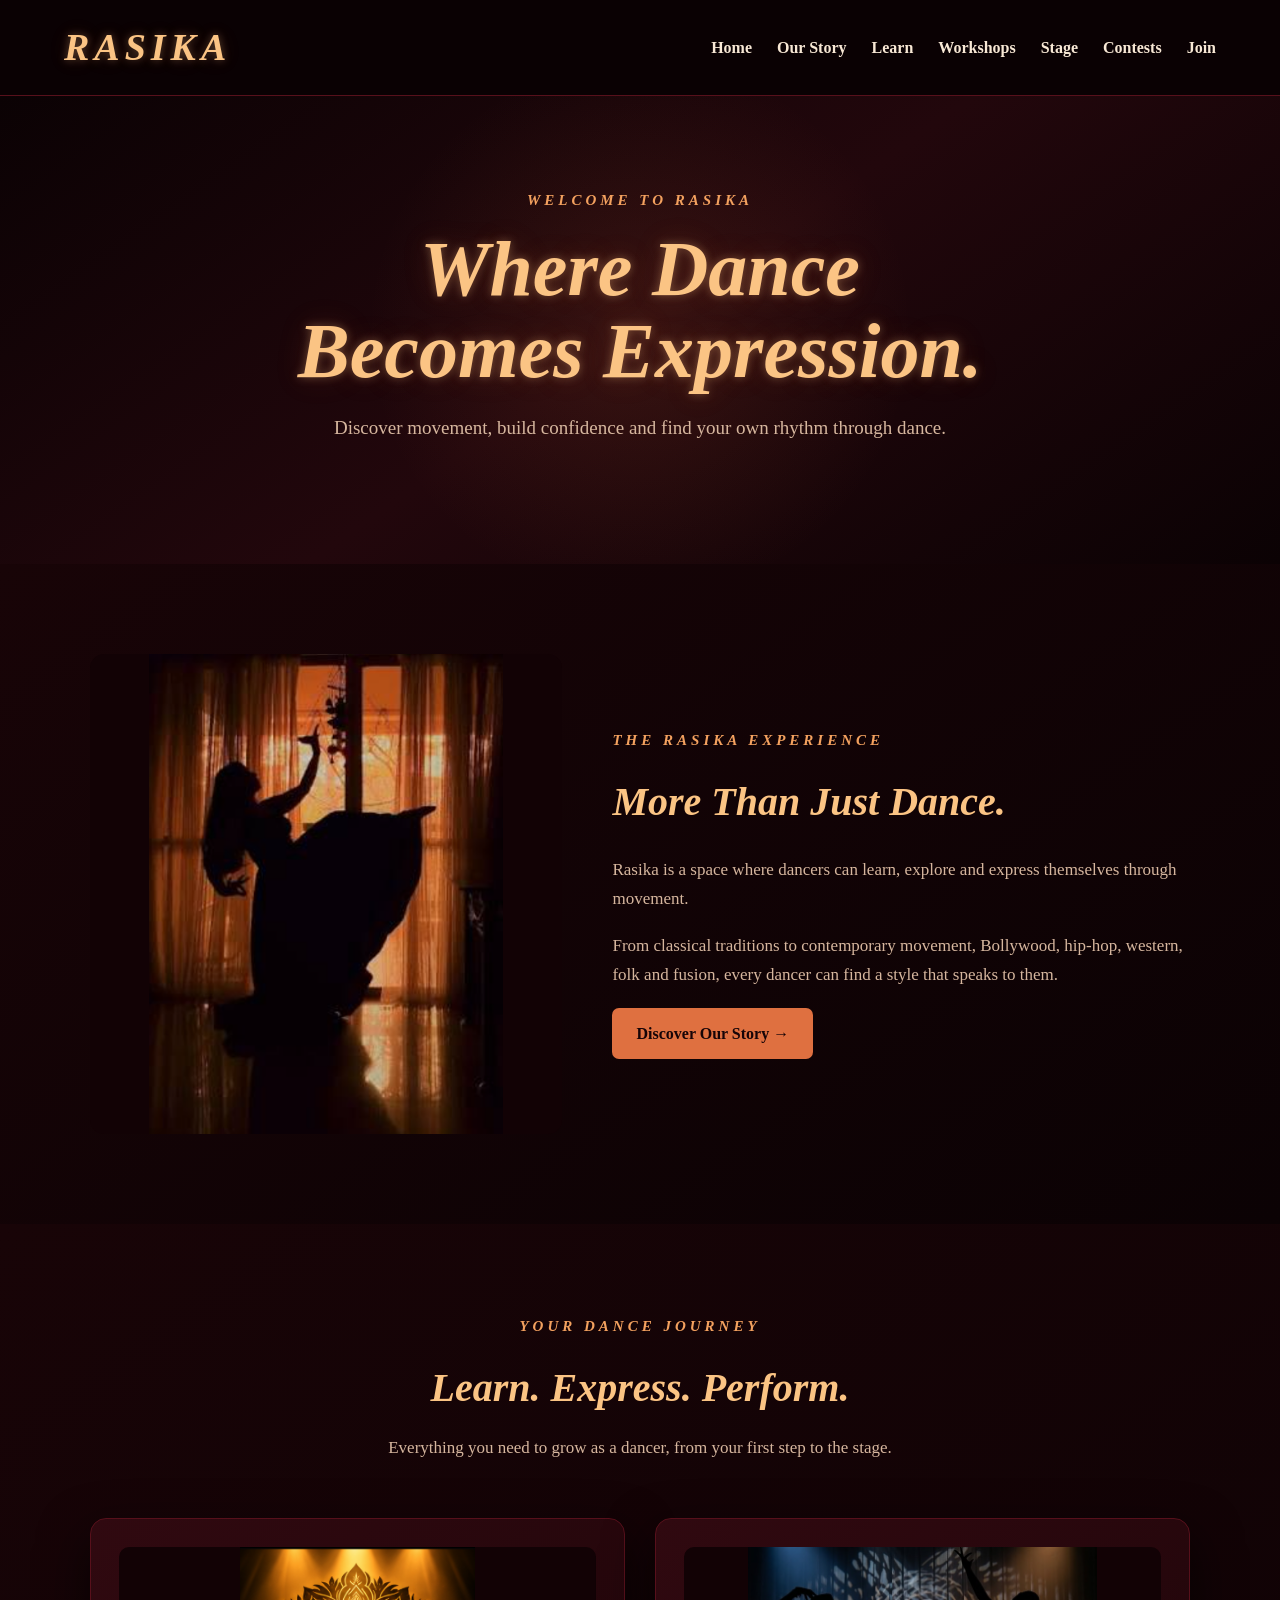
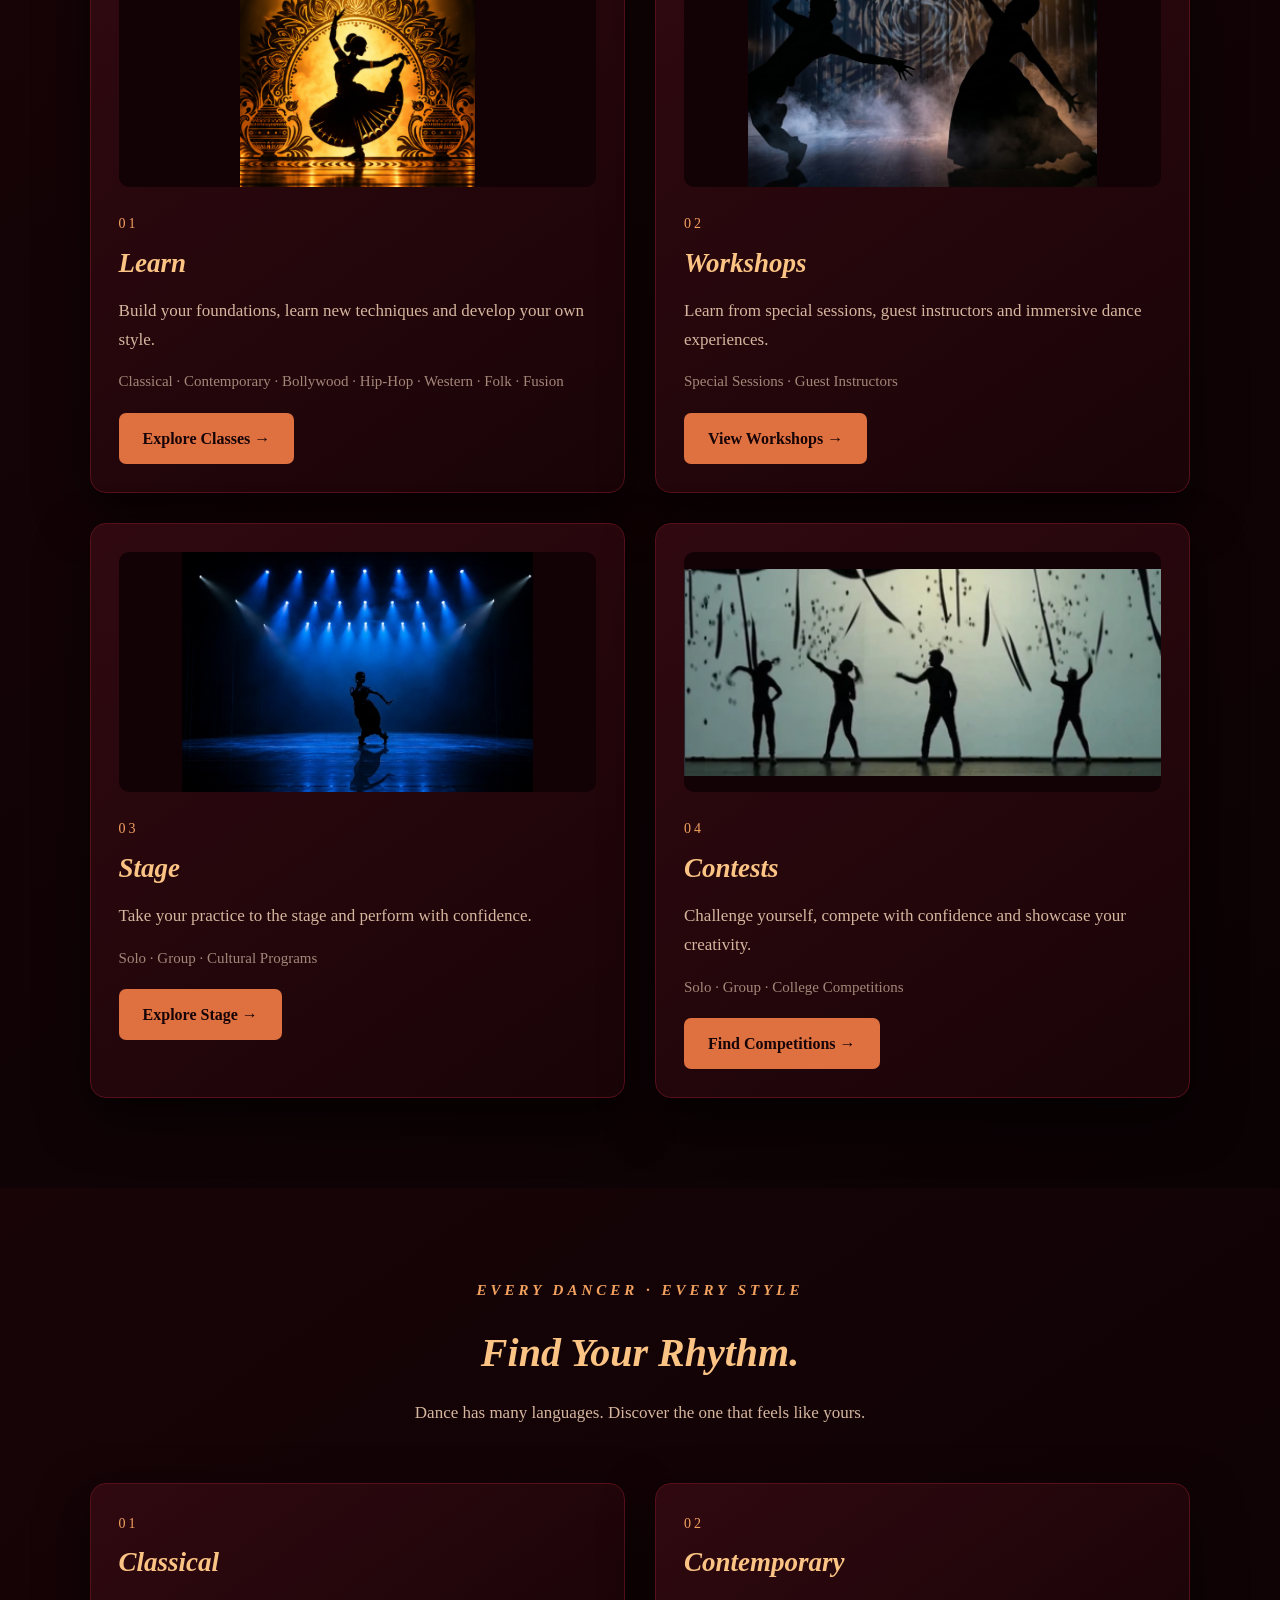
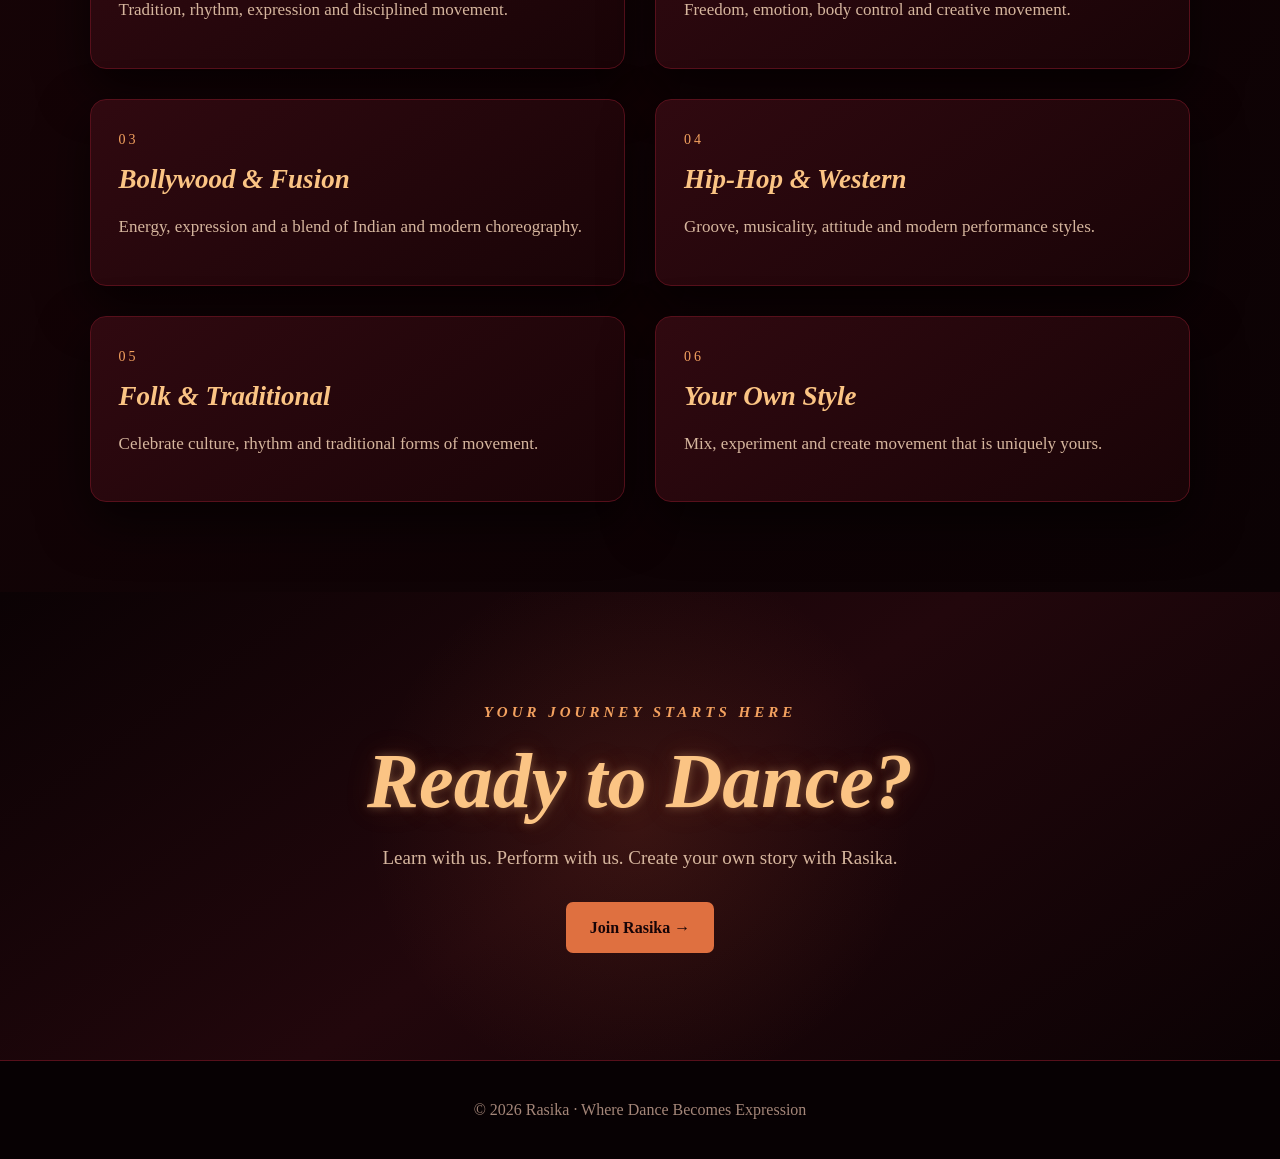
<file: index.html>
<!DOCTYPE html>
<html lang="en">

<head>

    <meta charset="UTF-8">

    <meta name="viewport"
          content="width=device-width, initial-scale=1.0">

    <title>Rasika | Where Dance Becomes Expression</title>

    <link rel="stylesheet" href="rasika.css">

</head>

<body>


<!-- =========================
     NAVBAR
========================= -->

<header class="navbar">

    <a href="index.html" class="logo">
        RASIKA
    </a>

    <nav>

        <a href="index.html">
            Home
        </a>

        <a href="pages/story.html">
            Our Story
        </a>

        <a href="pages/learn.html">
            Learn
        </a>

        <a href="pages/workshops.html">
            Workshops
        </a>

        <a href="pages/stage.html">
            Stage
        </a>

        <a href="pages/contests.html">
            Contests
        </a>

        <a href="join.html">
            Join
        </a>

    </nav>

</header>


<!-- =========================
     HERO
========================= -->

<section class="page-hero">

    <div class="page-hero-content">

        <div class="eyebrow">
            WELCOME TO RASIKA
        </div>

        <h1>
            Where Dance<br>
            Becomes Expression.
        </h1>

        <p>
            Discover movement, build confidence and
            find your own rhythm through dance.
        </p>

        <br>

    </div>

</section>


<!-- =========================
     INTRODUCTION
========================= -->

<section class="page-section">

    <div class="story-layout">

        <div class="story-image">

            <img
                src="media/photos/hero.png"
                alt="Rasika dancer"
            >

        </div>


        <div class="story-content">

            <div class="eyebrow">
                THE RASIKA EXPERIENCE
            </div>

            <h2>
                More Than Just Dance.
            </h2>

            <p>
                Rasika is a space where dancers can learn,
                explore and express themselves through
                movement.
            </p>

            <p>
                From classical traditions to contemporary
                movement, Bollywood, hip-hop, western,
                folk and fusion, every dancer can find
                a style that speaks to them.
            </p>

            <a href="pages/story.html" class="btn">
                Discover Our Story →
            </a>

        </div>

    </div>

</section>


<!-- =========================
     WHAT RASIKA OFFERS
========================= -->

<section class="page-section">

    <div class="section-heading">

        <div class="eyebrow">
            YOUR DANCE JOURNEY
        </div>

        <h2>
            Learn. Express. Perform.
        </h2>

        <p>
            Everything you need to grow as a dancer,
            from your first step to the stage.
        </p>

    </div>


    <div class="cards">


        <!-- LEARN -->

        <div class="card">

            <div class="card-image">

                <img
                    src="media/photos/learn-1.png"
                    alt="Dance learning"
                >

            </div>

            <div class="card-number">
                01
            </div>

            <h3>
                Learn
            </h3>

            <p>
                Build your foundations, learn new
                techniques and develop your own style.
            </p>

            <div class="card-info">
                Classical · Contemporary · Bollywood ·
                Hip-Hop · Western · Folk · Fusion
            </div>

            <a href="pages/learn.html" class="btn">
                Explore Classes →
            </a>

        </div>


        <!-- WORKSHOPS -->

        <div class="card">

            <div class="card-image">

                <img
                    src="media/photos/workshop-1.png"
                    alt="Dance workshop"
                >

            </div>

            <div class="card-number">
                02
            </div>

            <h3>
                Workshops
            </h3>

            <p>
                Learn from special sessions, guest
                instructors and immersive dance experiences.
            </p>

            <div class="card-info">
                Special Sessions · Guest Instructors
            </div>

            <a href="pages/workshops.html" class="btn">
                View Workshops →
            </a>

        </div>


        <!-- STAGE -->

        <div class="card">

            <div class="card-image">

                <img
                    src="media/photos/stage-1.png"
                    alt="Dance performance"
                >

            </div>

            <div class="card-number">
                03
            </div>

            <h3>
                Stage
            </h3>

            <p>
                Take your practice to the stage and
                perform with confidence.
            </p>

            <div class="card-info">
                Solo · Group · Cultural Programs
            </div>

            <a href="pages/stage.html" class="btn">
                Explore Stage →
            </a>

        </div>


        <!-- CONTESTS -->

        <div class="card">

            <div class="card-image">

                <img
                    src="media/photos/contest-1.png"
                    alt="Dance competition"
                >

            </div>

            <div class="card-number">
                04
            </div>

            <h3>
                Contests
            </h3>

            <p>
                Challenge yourself, compete with
                confidence and showcase your creativity.
            </p>

            <div class="card-info">
                Solo · Group · College Competitions
            </div>

            <a href="pages/contests.html" class="btn">
                Find Competitions →
            </a>

        </div>

    </div>

</section>


<!-- =========================
     DANCE STYLES
========================= -->

<section class="page-section">

    <div class="section-heading">

        <div class="eyebrow">
            EVERY DANCER · EVERY STYLE
        </div>

        <h2>
            Find Your Rhythm.
        </h2>

        <p>
            Dance has many languages. Discover the one
            that feels like yours.
        </p>

    </div>


    <div class="cards">


        <div class="card">

            <div class="card-number">
                01
            </div>

            <h3>
                Classical
            </h3>

            <p>
                Tradition, rhythm, expression and
                disciplined movement.
            </p>

        </div>


        <div class="card">

            <div class="card-number">
                02
            </div>

            <h3>
                Contemporary
            </h3>

            <p>
                Freedom, emotion, body control and
                creative movement.
            </p>

        </div>


        <div class="card">

            <div class="card-number">
                03
            </div>

            <h3>
                Bollywood & Fusion
            </h3>

            <p>
                Energy, expression and a blend of
                Indian and modern choreography.
            </p>

        </div>


        <div class="card">

            <div class="card-number">
                04
            </div>

            <h3>
                Hip-Hop & Western
            </h3>

            <p>
                Groove, musicality, attitude and
                modern performance styles.
            </p>

        </div>


        <div class="card">

            <div class="card-number">
                05
            </div>

            <h3>
                Folk & Traditional
            </h3>

            <p>
                Celebrate culture, rhythm and
                traditional forms of movement.
            </p>

        </div>


        <div class="card">

            <div class="card-number">
                06
            </div>

            <h3>
                Your Own Style
            </h3>

            <p>
                Mix, experiment and create movement
                that is uniquely yours.
            </p>

        </div>

    </div>

</section>


<!-- =========================
     CALL TO ACTION
========================= -->

<section class="page-hero">

    <div class="page-hero-content">

        <div class="eyebrow">
            YOUR JOURNEY STARTS HERE
        </div>

        <h1>
            Ready to Dance?
        </h1>

        <p>
            Learn with us. Perform with us.
            Create your own story with Rasika.
        </p>

        <br>

        <a href="join.html" class="btn">
            Join Rasika →
        </a>

    </div>

</section>


<!-- =========================
     FOOTER
========================= -->

<footer>

    <p>
        © 2026 Rasika · Where Dance Becomes Expression
    </p>

</footer>


<!-- =========================
     JAVASCRIPT
========================= -->

<script src="rasika.js"></script>

</body>

</html>
</file>
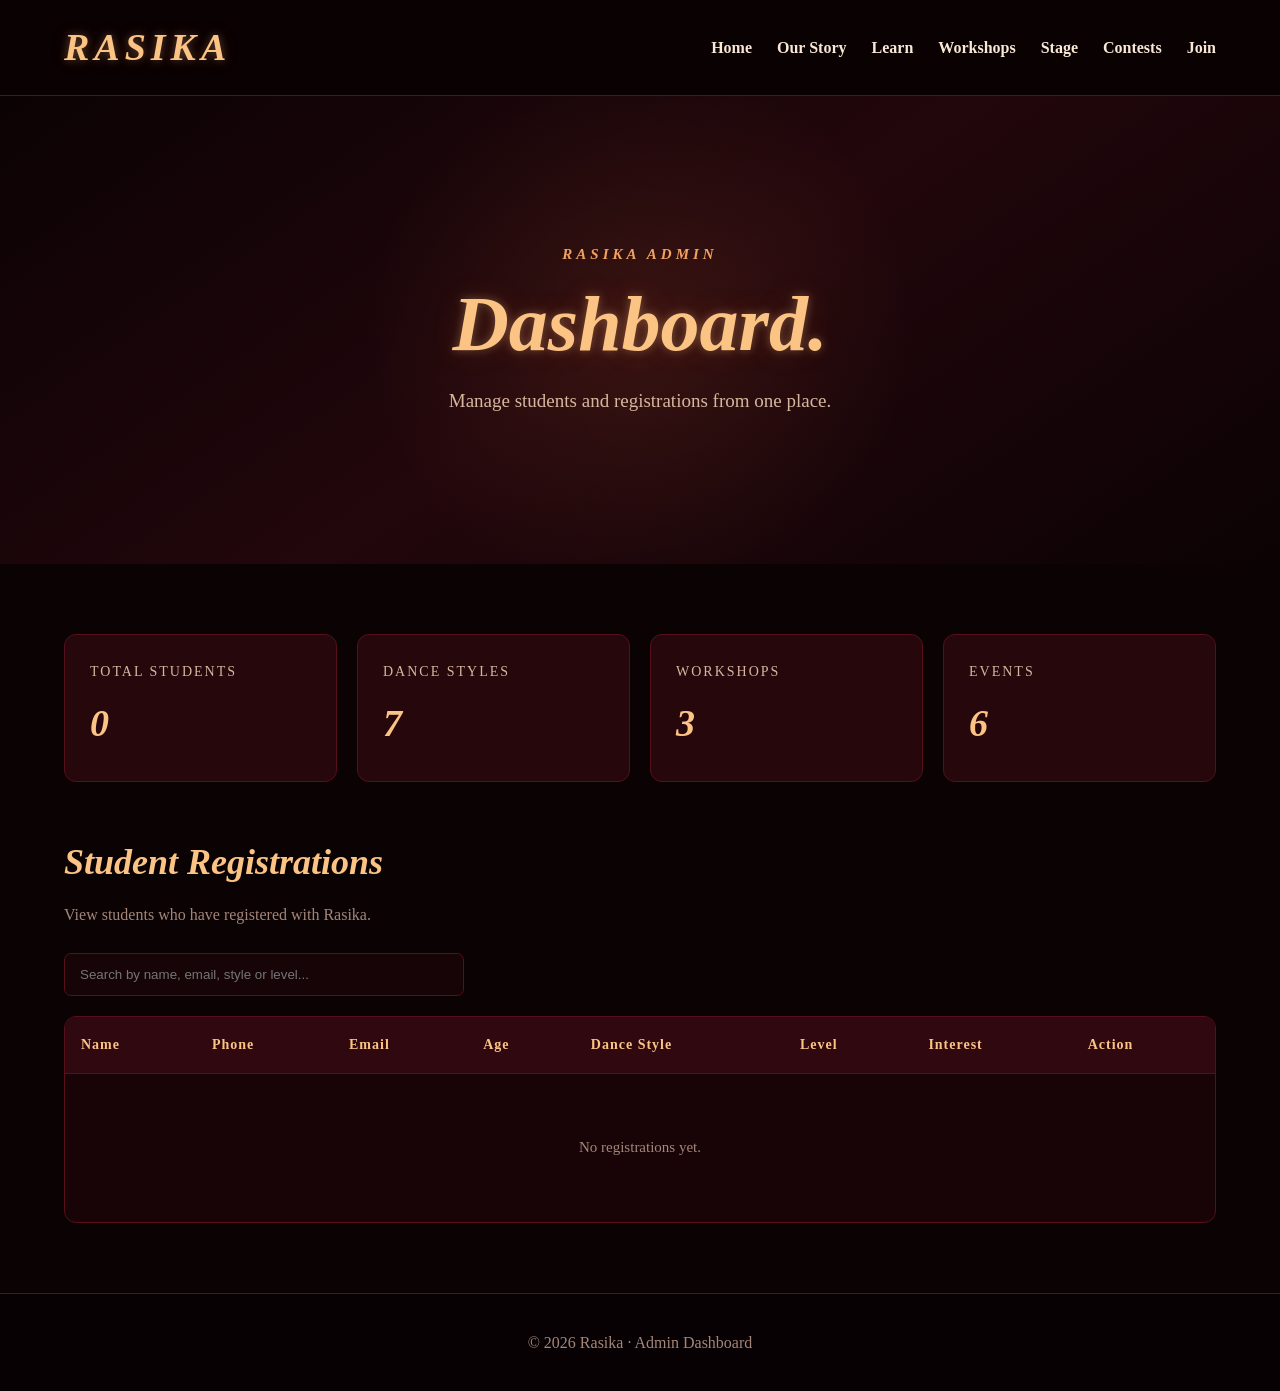
<file: admin.html>
<!DOCTYPE html>
<html lang="en">

<head>

    <meta charset="UTF-8">

    <meta name="viewport"
          content="width=device-width, initial-scale=1.0">

    <title>Admin Dashboard | Rasika</title>

    <link rel="stylesheet" href="rasika.css">

</head>

<body>


<header class="navbar">

    <a href="index.html" class="logo">
        RASIKA
    </a>

    <nav>

        <a href="index.html">
            Home
        </a>

        <a href="pages/story.html">
            Our Story
        </a>

        <a href="pages/learn.html">
            Learn
        </a>

        <a href="pages/workshops.html">
            Workshops
        </a>

        <a href="pages/stage.html">
            Stage
        </a>

        <a href="pages/contests.html">
            Contests
        </a>

        <a href="join.html">
            Join
        </a>

    </nav>

</header>


<section class="page-hero">

    <div class="page-hero-content">

        <div class="eyebrow">
            RASIKA ADMIN
        </div>

        <h1>
            Dashboard.
        </h1>

        <p>
            Manage students and registrations
            from one place.
        </p>

    </div>

</section>


<section class="admin-section">

    <div class="admin-container">


        <div class="admin-stats">


            <div class="stat-card">

                <span>
                    TOTAL STUDENTS
                </span>

                <strong id="studentCount">
                    0
                </strong>

            </div>


            <div class="stat-card">

                <span>
                    DANCE STYLES
                </span>

                <strong>
                    7
                </strong>

            </div>


            <div class="stat-card">

                <span>
                    WORKSHOPS
                </span>

                <strong>
                    3
                </strong>

            </div>


            <div class="stat-card">

                <span>
                    EVENTS
                </span>

                <strong>
                    6
                </strong>

            </div>


        </div>


        <div class="admin-heading">

            <h2>
                Student Registrations
            </h2>

            <p>
                View students who have registered
                with Rasika.
            </p>

        </div>


        <div class="admin-tools">

            <input
                type="text"
                id="searchStudent"
                class="admin-search"
                placeholder="Search by name, email, style or level..."
            >

        </div>


        <div class="table-container">

            <table class="registration-table">

                <thead>

                    <tr>

                        <th>Name</th>

                        <th>Phone</th>

                        <th>Email</th>

                        <th>Age</th>

                        <th>Dance Style</th>

                        <th>Level</th>

                        <th>Interest</th>

                        <th>Action</th>

                    </tr>

                </thead>


                <tbody id="registrationTableBody">

                    <tr>

                        <td colspan="8">

                            <div class="empty-message">
                                No registrations yet.
                            </div>

                        </td>

                    </tr>

                </tbody>

            </table>

        </div>

    </div>

</section>


<footer>

    <p>
        © 2026 Rasika · Admin Dashboard
    </p>

</footer>


<script src="rasika.js"></script>

</body>

</html>
</file>
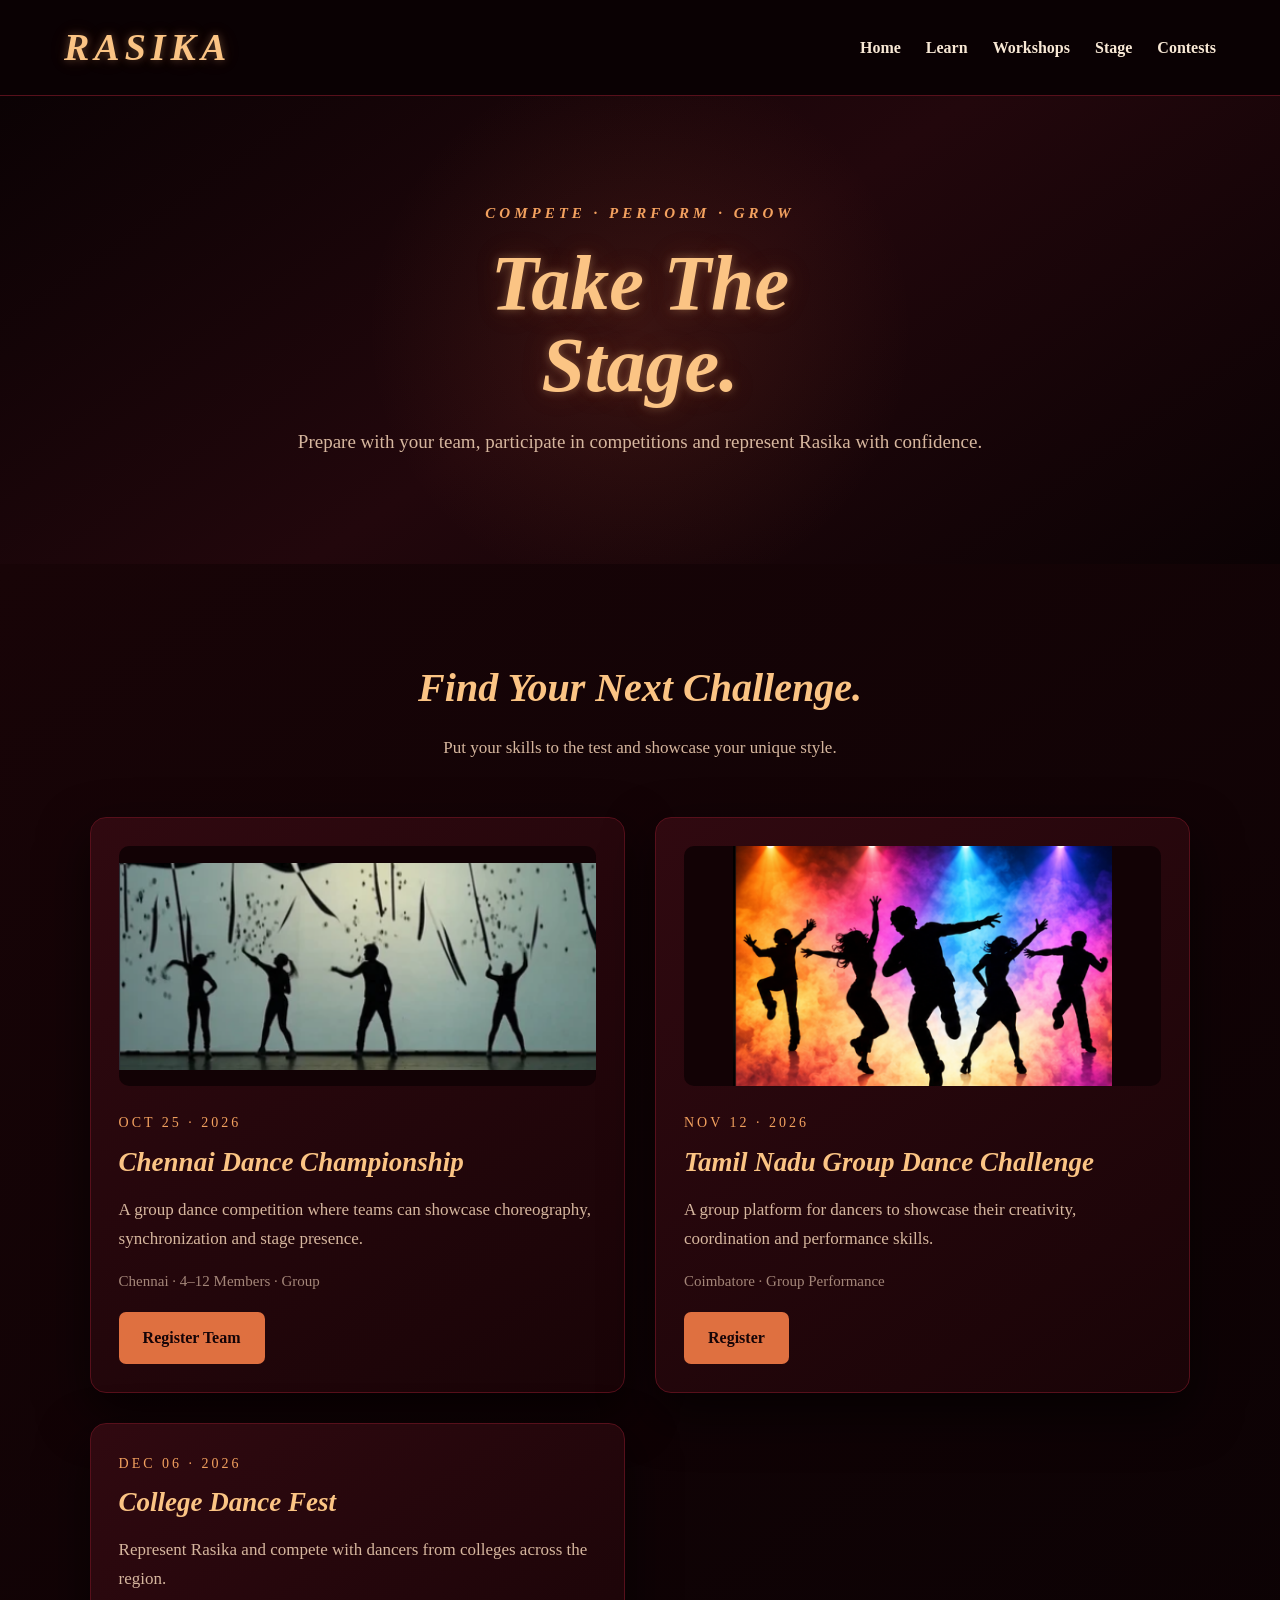
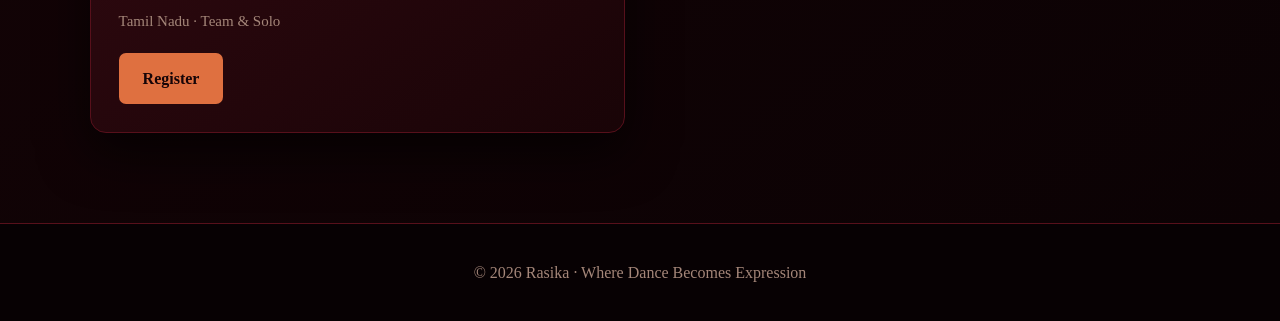
<file: pages/contests.html>
<!DOCTYPE html>
<html lang="en">

<head>

    <meta charset="UTF-8">

    <meta name="viewport"
          content="width=device-width, initial-scale=1.0">

    <title>Contests | Rasika</title>

    <link rel="stylesheet" href="../rasika.css">

</head>

<body>

<header class="navbar">

    <a href="../index.html" class="logo">
        RASIKA
    </a>

    <nav>
        <a href="../index.html">Home</a>
        <a href="learn.html">Learn</a>
        <a href="workshops.html">Workshops</a>
        <a href="stage.html">Stage</a>
        <a href="contests.html">Contests</a>
    </nav>

</header>


<section class="page-hero">

    <div class="page-hero-content">

        <div class="eyebrow">
            COMPETE · PERFORM · GROW
        </div>

        <h1>
            Take The<br>
            Stage.
        </h1>

        <p>
            Prepare with your team, participate in
            competitions and represent Rasika
            with confidence.
        </p>

    </div>

</section>


<section class="page-section">

    <div class="section-heading">

        <h2>
            Find Your Next Challenge.
        </h2>

        <p>
            Put your skills to the test and showcase
            your unique style.
        </p>

    </div>


    <div class="cards">


        <!-- CONTEST 1 -->

        <div class="card">

            <div class="card-image">

                <img src="../media/photos/contest-1.png"
                     alt="Dance competition">

            </div>

            <div class="card-number">
                OCT 25 · 2026
            </div>

            <h3>
                Chennai Dance Championship
            </h3>

            <p>
                A group dance competition where teams
                can showcase choreography,
                synchronization and stage presence.
            </p>

            <div class="card-info">
                Chennai · 4–12 Members · Group
            </div>

            <a href="../join.html" class="btn">
                Register Team
            </a>

        </div>


        <!-- CONTEST 2 -->

        <div class="card">

            <div class="card-image">

                <img src="../media/photos/contest-2.png"
                     alt="Dance competition">

            </div>

            <div class="card-number">
                NOV 12 · 2026
            </div>

            <h3>
                Tamil Nadu Group Dance Challenge
            </h3>

            <p>
                A group platform for dancers to showcase
                their creativity, coordination and performance skills.
            </p>

            <div class="card-info">
                Coimbatore · Group Performance
            </div>

            <a href="../join.html" class="btn">
                Register
            </a>

        </div>


        <!-- CONTEST 3 -->

        <div class="card">

            <div class="card-number">
                DEC 06 · 2026
            </div>

            <h3>
                College Dance Fest
            </h3>

            <p>
                Represent Rasika and compete with
                dancers from colleges across the region.
            </p>

            <div class="card-info">
                Tamil Nadu · Team & Solo
            </div>

            <a href="../join.html" class="btn">
                Register
            </a>

        </div>


    </div>

</section>


<footer>

    <p>
        © 2026 Rasika · Where Dance Becomes Expression
    </p>

</footer>


<script src="../rasika.js"></script>

</body>

</html>
</file>
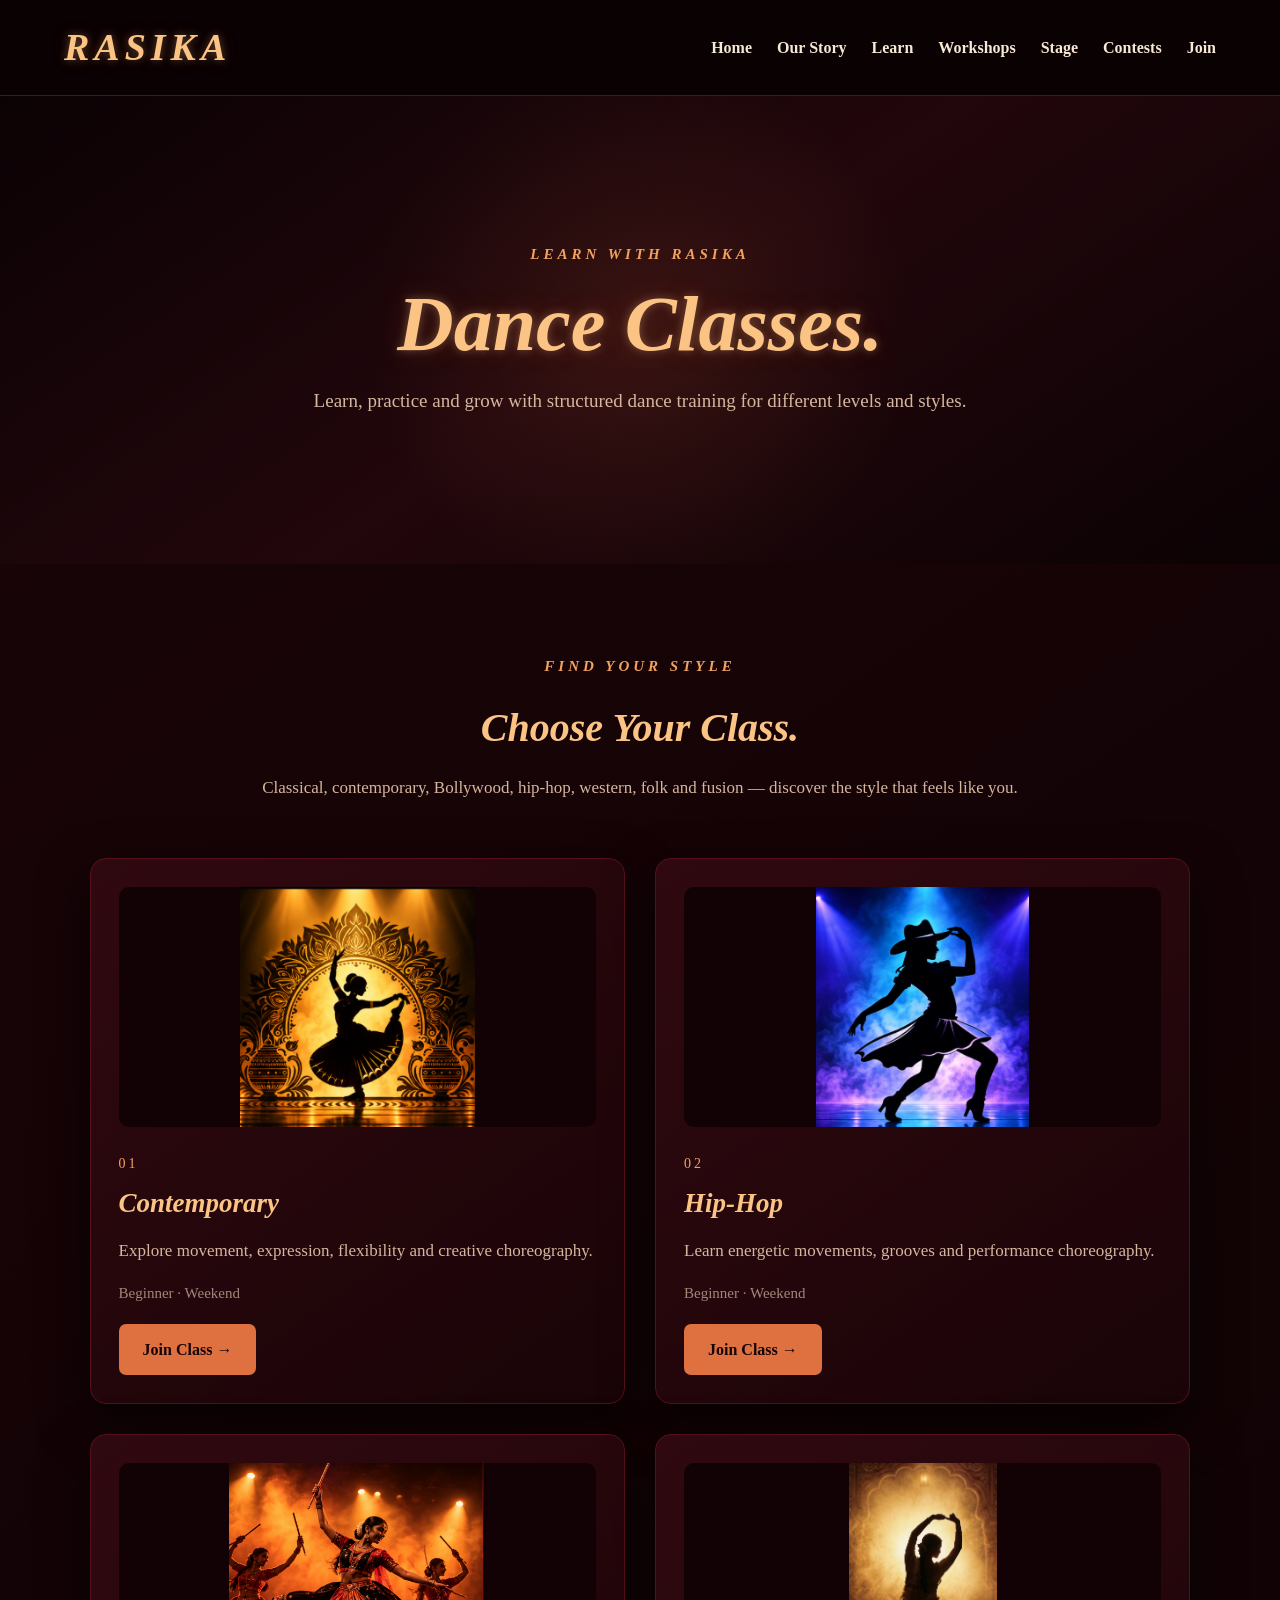
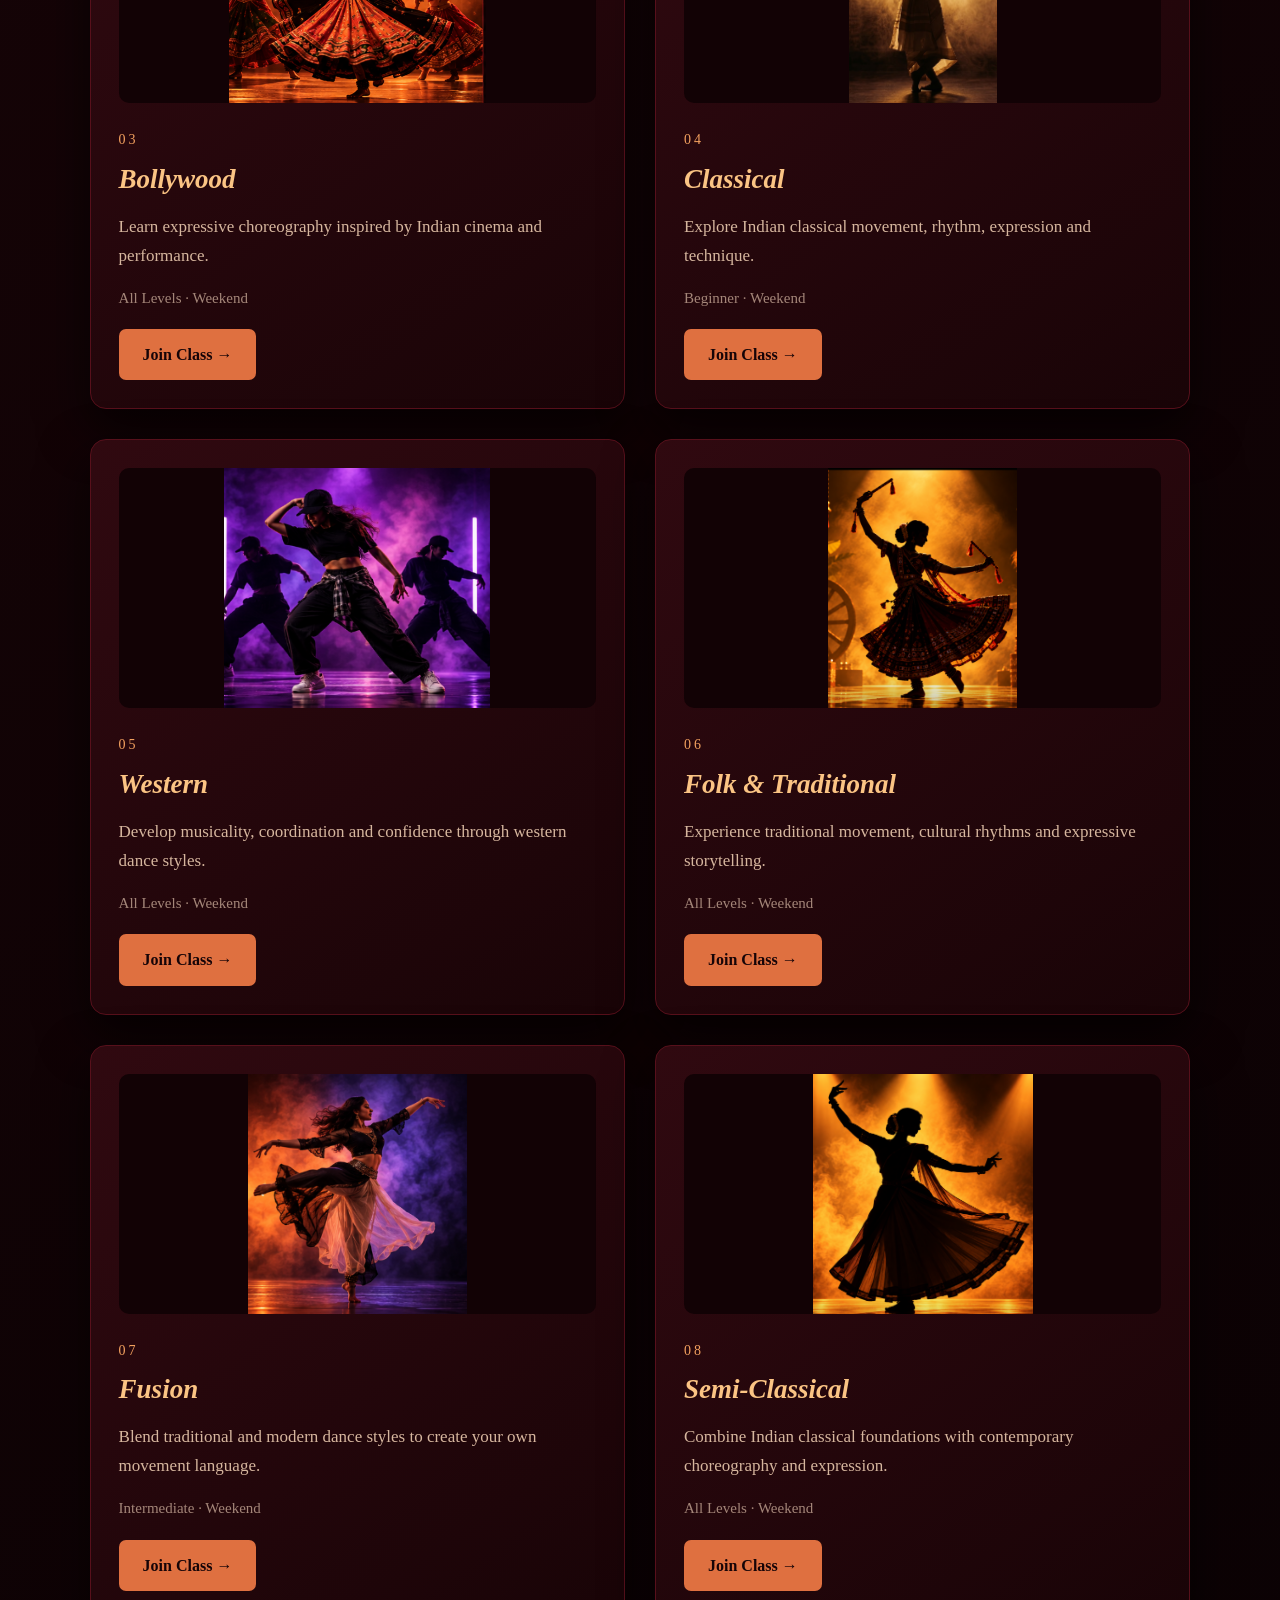
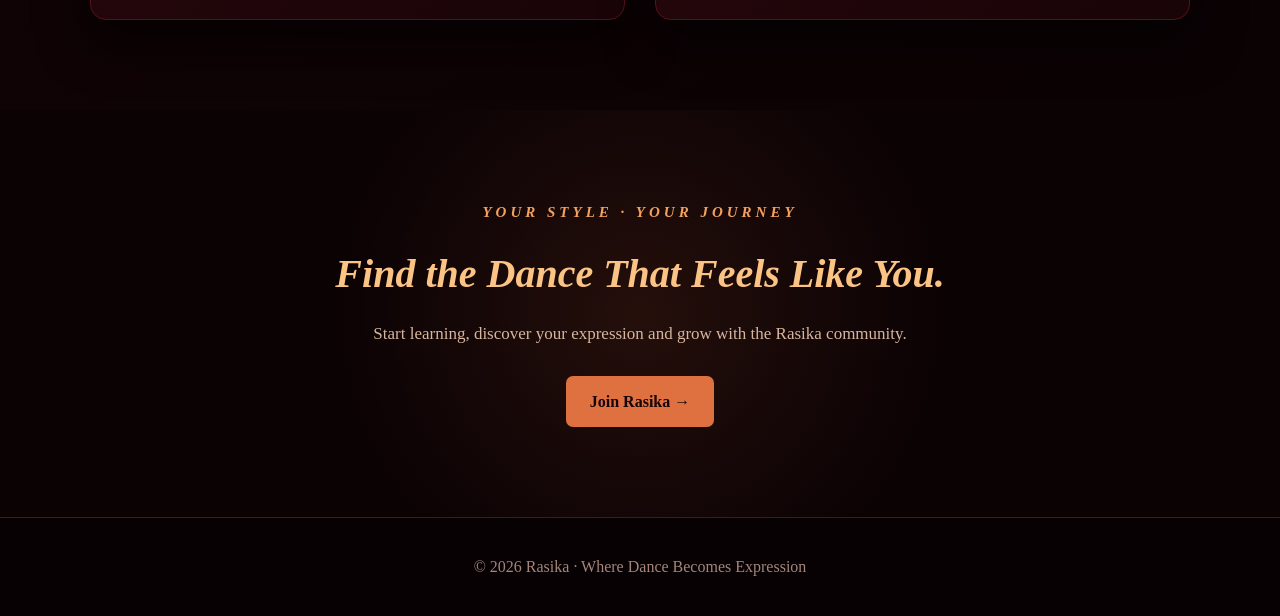
<file: pages/learn.html>
<!DOCTYPE html>
<html lang="en">

<head>
    <meta charset="UTF-8">
    <meta name="viewport" content="width=device-width, initial-scale=1.0">

    <title>Learn | Rasika</title>

    <link rel="stylesheet" href="../rasika.css">
</head>

<body>

<header class="navbar">

    <a href="../index.html" class="logo">
        RASIKA
    </a>

    <nav>
        <a href="../index.html">Home</a>
        <a href="story.html">Our Story</a>
        <a href="learn.html">Learn</a>
        <a href="workshops.html">Workshops</a>
        <a href="stage.html">Stage</a>
        <a href="contests.html">Contests</a>
        <a href="../join.html">Join</a>
    </nav>

</header>


<section class="page-hero">
    

    <div class="page-hero-content">

        <div class="eyebrow">
            LEARN WITH RASIKA
        </div>

        <h1>
            Dance Classes.
        </h1>

        <p>
            Learn, practice and grow with structured
            dance training for different levels and styles.
        </p>

    </div>

</section>


<section class="page-section">

    <div class="section-heading">

        <div class="eyebrow">
            FIND YOUR STYLE
        </div>

        <h2>
            Choose Your Class.
        </h2>

        <p>
            Classical, contemporary, Bollywood, hip-hop,
            western, folk and fusion — discover the style
            that feels like you.
        </p>

    </div>


    <div class="cards">


        <!-- 01 -->

        <div class="card">

            <div class="card-image">
                <img
                    src="../media/photos/learn-1.png"
                    alt="Contemporary dance"
                >
            </div>

            <div class="card-number">01</div>

            <h3>Contemporary</h3>

            <p>
                Explore movement, expression, flexibility
                and creative choreography.
            </p>

            <div class="card-info">
                Beginner · Weekend
            </div>

            <a href="../join.html" class="btn">
                Join Class →
            </a>

        </div>


        <!-- 02 -->

        <div class="card">

            <div class="card-image">
                <img
                    src="../media/photos/learn-2.png"
                    alt="Hip-hop dance"
                >
            </div>

            <div class="card-number">02</div>

            <h3>Hip-Hop</h3>

            <p>
                Learn energetic movements, grooves
                and performance choreography.
            </p>

            <div class="card-info">
                Beginner · Weekend
            </div>

            <a href="../join.html" class="btn">
                Join Class →
            </a>

        </div>


        <!-- 03 -->

        <div class="card">

            <div class="card-image">
                <img
                    src="../media/photos/learn-3.png"
                    alt="Bollywood dance"
                >
            </div>

            <div class="card-number">03</div>

            <h3>Bollywood</h3>

            <p>
                Learn expressive choreography inspired
                by Indian cinema and performance.
            </p>

            <div class="card-info">
                All Levels · Weekend
            </div>

            <a href="../join.html" class="btn">
                Join Class →
            </a>

        </div>


        <!-- 04 -->

        <div class="card">

            <div class="card-image">
                <img
                    src="../media/photos/learn-4.png"
                    alt="Indian classical dance"
                >
            </div>

            <div class="card-number">04</div>

            <h3>Classical</h3>

            <p>
                Explore Indian classical movement,
                rhythm, expression and technique.
            </p>

            <div class="card-info">
                Beginner · Weekend
            </div>

            <a href="../join.html" class="btn">
                Join Class →
            </a>

        </div>


        <!-- 05 -->

        <div class="card">

            <div class="card-image">
                <img
                    src="../media/photos/learn-5.png"
                    alt="Western dance"
                >
            </div>

            <div class="card-number">05</div>

            <h3>Western</h3>

            <p>
                Develop musicality, coordination
                and confidence through western dance styles.
            </p>

            <div class="card-info">
                All Levels · Weekend
            </div>

            <a href="../join.html" class="btn">
                Join Class →
            </a>

        </div>


        <!-- 06 -->

        <div class="card">

            <div class="card-image">
                <img
                    src="../media/photos/learn-6.png"
                    alt="Folk and traditional dance"
                >
            </div>

            <div class="card-number">06</div>

            <h3>Folk & Traditional</h3>

            <p>
                Experience traditional movement,
                cultural rhythms and expressive storytelling.
            </p>

            <div class="card-info">
                All Levels · Weekend
            </div>

            <a href="../join.html" class="btn">
                Join Class →
            </a>

        </div>


        <!-- 07 -->

        <div class="card">

            <div class="card-image">
                <img
                    src="../media/photos/learn-7.png"
                    alt="Fusion dance"
                >
            </div>

            <div class="card-number">07</div>

            <h3>Fusion</h3>

            <p>
                Blend traditional and modern dance styles
                to create your own movement language.
            </p>

            <div class="card-info">
                Intermediate · Weekend
            </div>

            <a href="../join.html" class="btn">
                Join Class →
            </a>

        </div>


        <!-- 08 -->

        <div class="card">

            <div class="card-image">
                <img
                    src="../media/photos/learn-8.png"
                    alt="Semi-classical dance"
                >
            </div>

            <div class="card-number">08</div>

            <h3>Semi-Classical</h3>

            <p>
                Combine Indian classical foundations
                with contemporary choreography and expression.
            </p>

            <div class="card-info">
                All Levels · Weekend
            </div>

            <a href="../join.html" class="btn">
                Join Class →
            </a>

        </div>

    </div>

</section>


<section class="story-section">

    <div class="section-title">

        <div class="eyebrow">
            YOUR STYLE · YOUR JOURNEY
        </div>

        <h2>
            Find the Dance That Feels Like You.
        </h2>

        <p>
            Start learning, discover your expression
            and grow with the Rasika community.
        </p>

        <br>

        <a href="../join.html" class="btn">
            Join Rasika →
        </a>

    </div>

</section>


<footer>

    <p>
        © 2026 Rasika · Where Dance Becomes Expression
    </p>

</footer>


<script src="../rasika.js"></script>

</body>

</html>
</file>
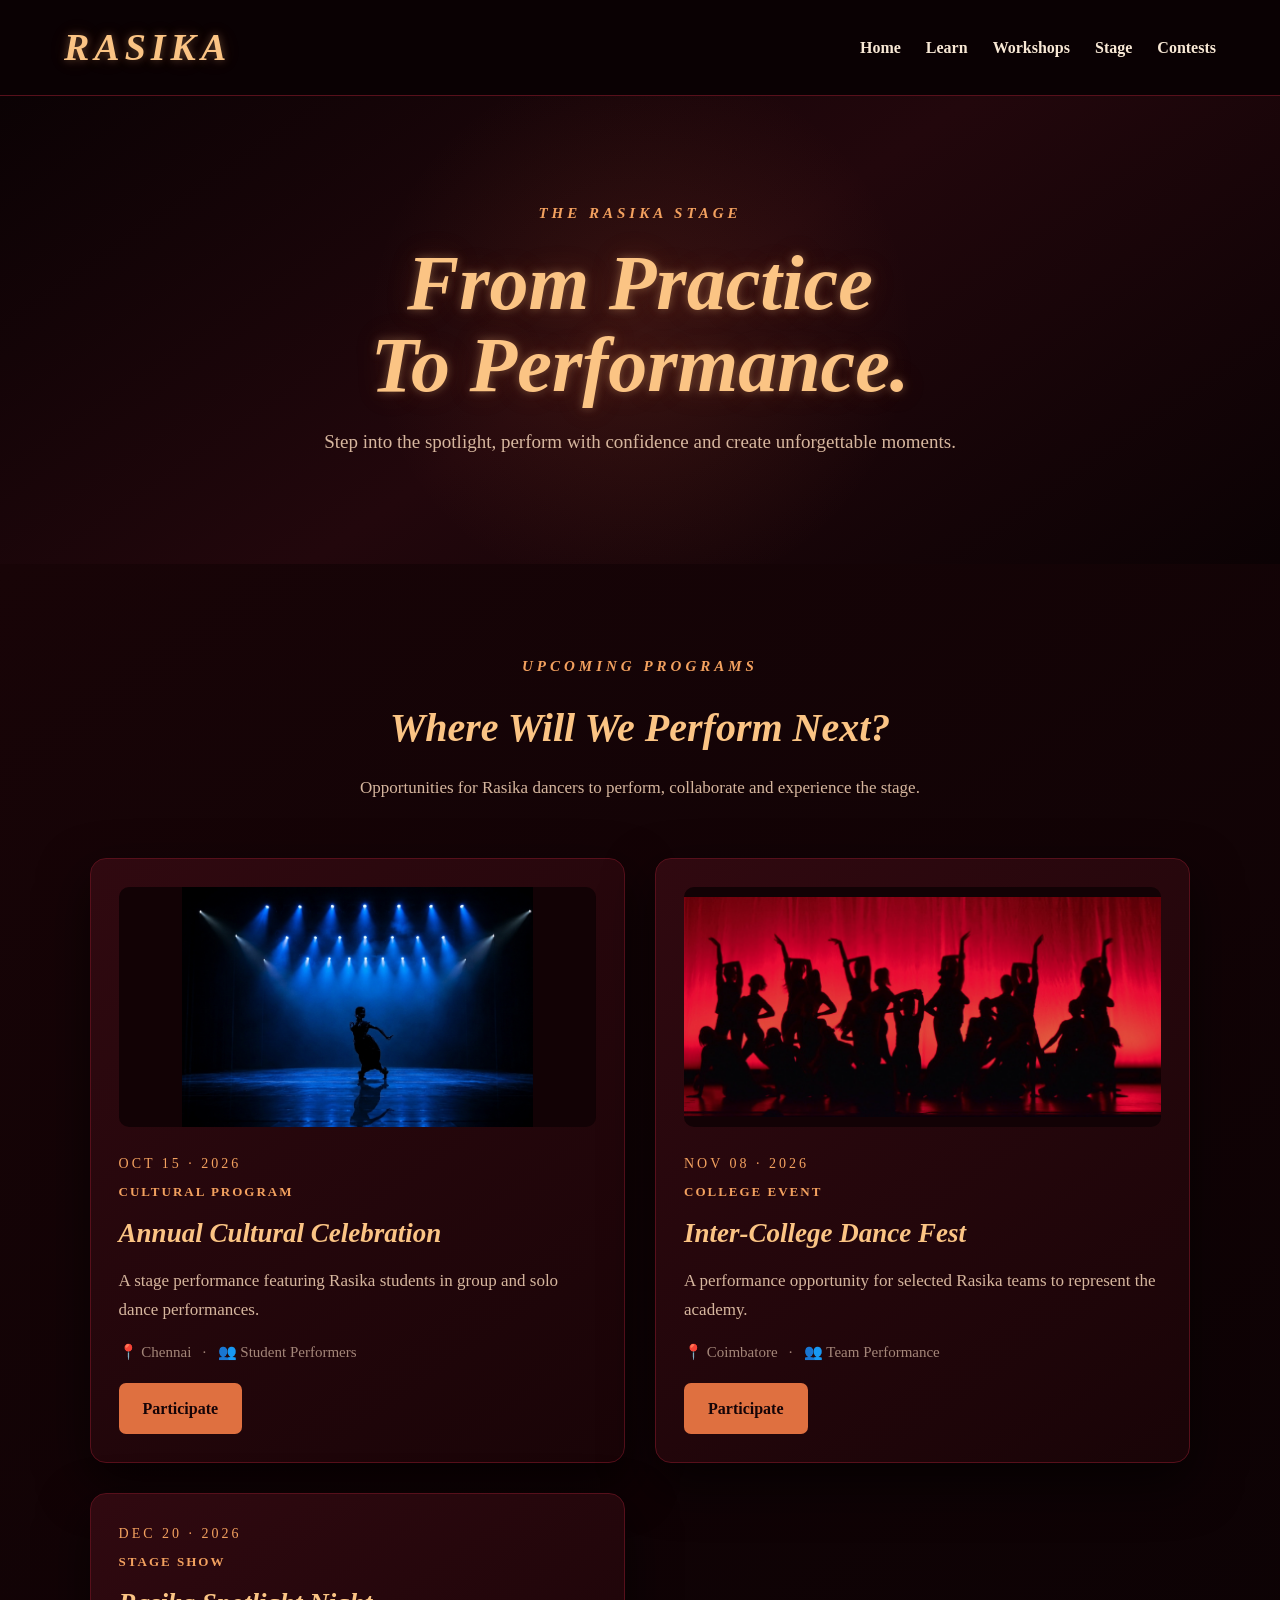
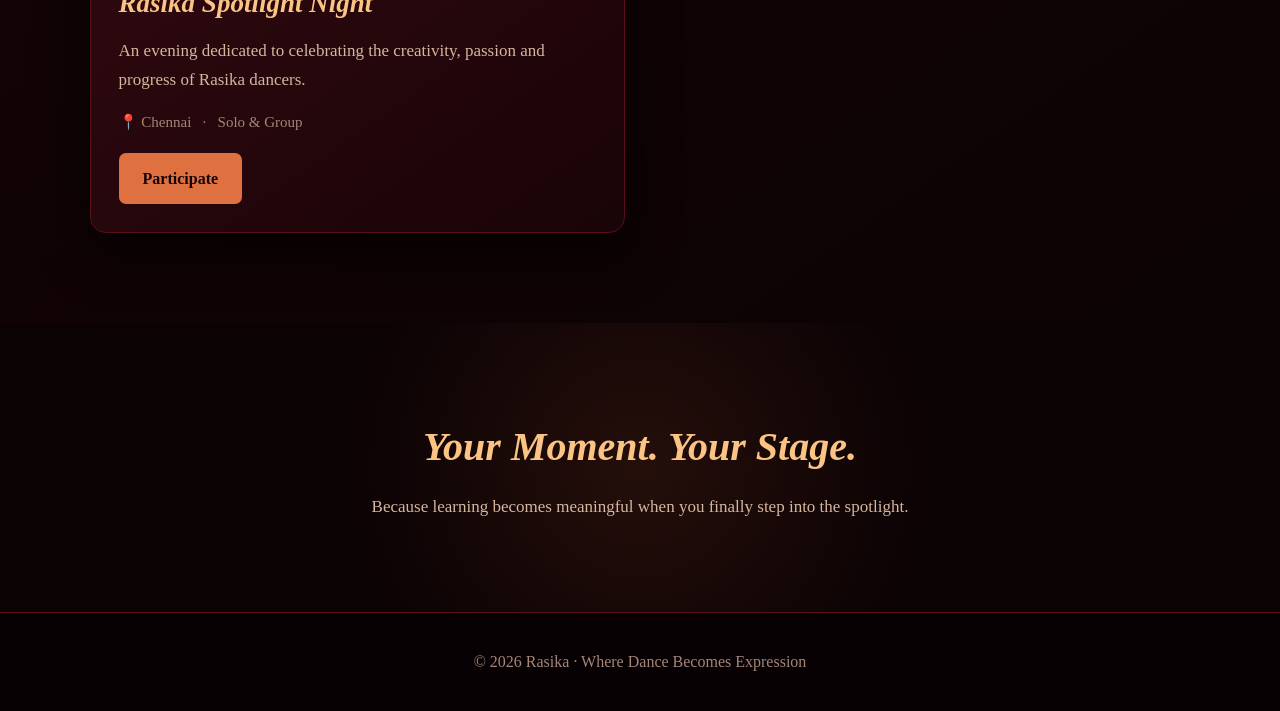
<file: pages/stage.html>
<!DOCTYPE html>
<html lang="en">

<head>
    <meta charset="UTF-8">
    <meta name="viewport" content="width=device-width, initial-scale=1.0">

    <title>Stage | Rasika</title>

    <link rel="stylesheet" href="../rasika.css">
</head>

<body>

<header class="navbar">

    <a href="../index.html" class="logo">
        RASIKA
    </a>

    <nav>
        <a href="../index.html">Home</a>
        <a href="learn.html">Learn</a>
        <a href="workshops.html">Workshops</a>
        <a href="stage.html">Stage</a>
        <a href="contests.html">Contests</a>
    </nav>

</header>


<!-- HERO -->

<section class="page-hero">

    <div class="page-hero-content">

        <div class="eyebrow">
            THE RASIKA STAGE
        </div>

        <h1>
            From Practice<br>
            To Performance.
        </h1>

        <p>
            Step into the spotlight, perform with confidence
            and create unforgettable moments.
        </p>

    </div>

</section>


<!-- STAGE EVENTS -->

<section class="page-section">

    <div class="section-heading">

        <div class="eyebrow">
            UPCOMING PROGRAMS
        </div>

        <h2>
            Where Will We Perform Next?
        </h2>

        <p>
            Opportunities for Rasika dancers to perform,
            collaborate and experience the stage.
        </p>

    </div>


    <div class="cards">


        <!-- PROGRAM 1 -->

        <div class="card">

            <div class="card-image">

                <img
                    src="../media/photos/stage-1.png"
                    alt="Dancer performing on stage">

            </div>

            <div class="card-number">
                OCT 15 · 2026
            </div>

            <div class="card-label">
                CULTURAL PROGRAM
            </div>

            <h3>
                Annual Cultural Celebration
            </h3>

            <p>
                A stage performance featuring Rasika
                students in group and solo dance performances.
            </p>

            <div class="card-info">
                📍 Chennai &nbsp; · &nbsp; 👥 Student Performers
            </div>

            <a href="../join.html" class="btn">
                Participate
            </a>

        </div>


        <!-- PROGRAM 2 -->

        <div class="card">

            <div class="card-image">

                <img
                    src="../media/photos/stage-2.png"
                    alt="Dance group performance">

            </div>

            <div class="card-number">
                NOV 08 · 2026
            </div>

            <div class="card-label">
                COLLEGE EVENT
            </div>

            <h3>
                Inter-College Dance Fest
            </h3>

            <p>
                A performance opportunity for selected
                Rasika teams to represent the academy.
            </p>

            <div class="card-info">
                📍 Coimbatore &nbsp; · &nbsp; 👥 Team Performance
            </div>

            <a href="../join.html" class="btn">
                Participate
            </a>

        </div>


        <!-- PROGRAM 3 -->

        <div class="card">

            <div class="card-number">
                DEC 20 · 2026
            </div>

            <div class="card-label">
                STAGE SHOW
            </div>

            <h3>
                Rasika Spotlight Night
            </h3>

            <p>
                An evening dedicated to celebrating
                the creativity, passion and progress
                of Rasika dancers.
            </p>

            <div class="card-info">
                📍 Chennai &nbsp; · &nbsp; Solo & Group
            </div>

            <a href="../join.html" class="btn">
                Participate
            </a>

        </div>


    </div>

</section>


<!-- CLOSING SECTION -->

<section class="story-section">

    <div class="section-title">

        <h2>
            Your Moment. Your Stage.
        </h2>

        <p>
            Because learning becomes meaningful
            when you finally step into the spotlight.
        </p>

    </div>

</section>


<footer>

    <p>
        © 2026 Rasika · Where Dance Becomes Expression
    </p>

</footer>


<script src="../rasika.js"></script>

</body>

</html>
</file>
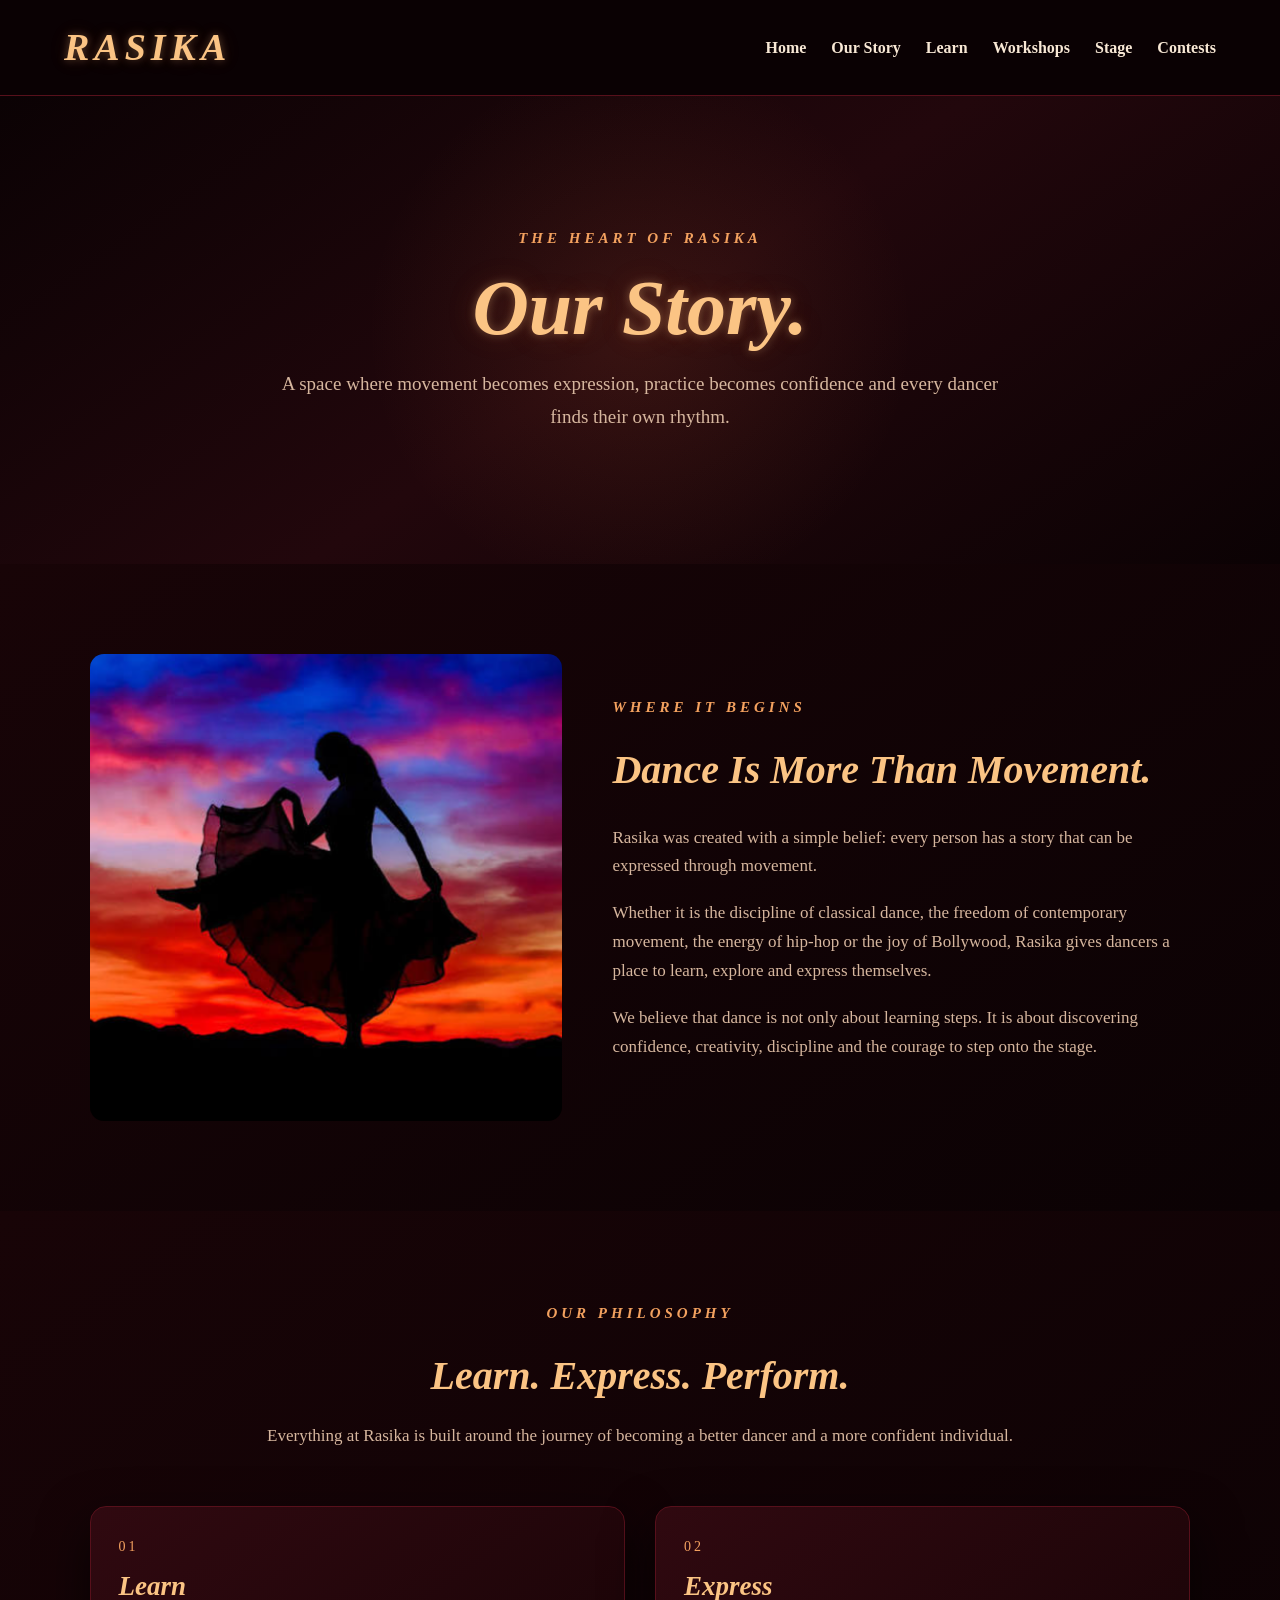
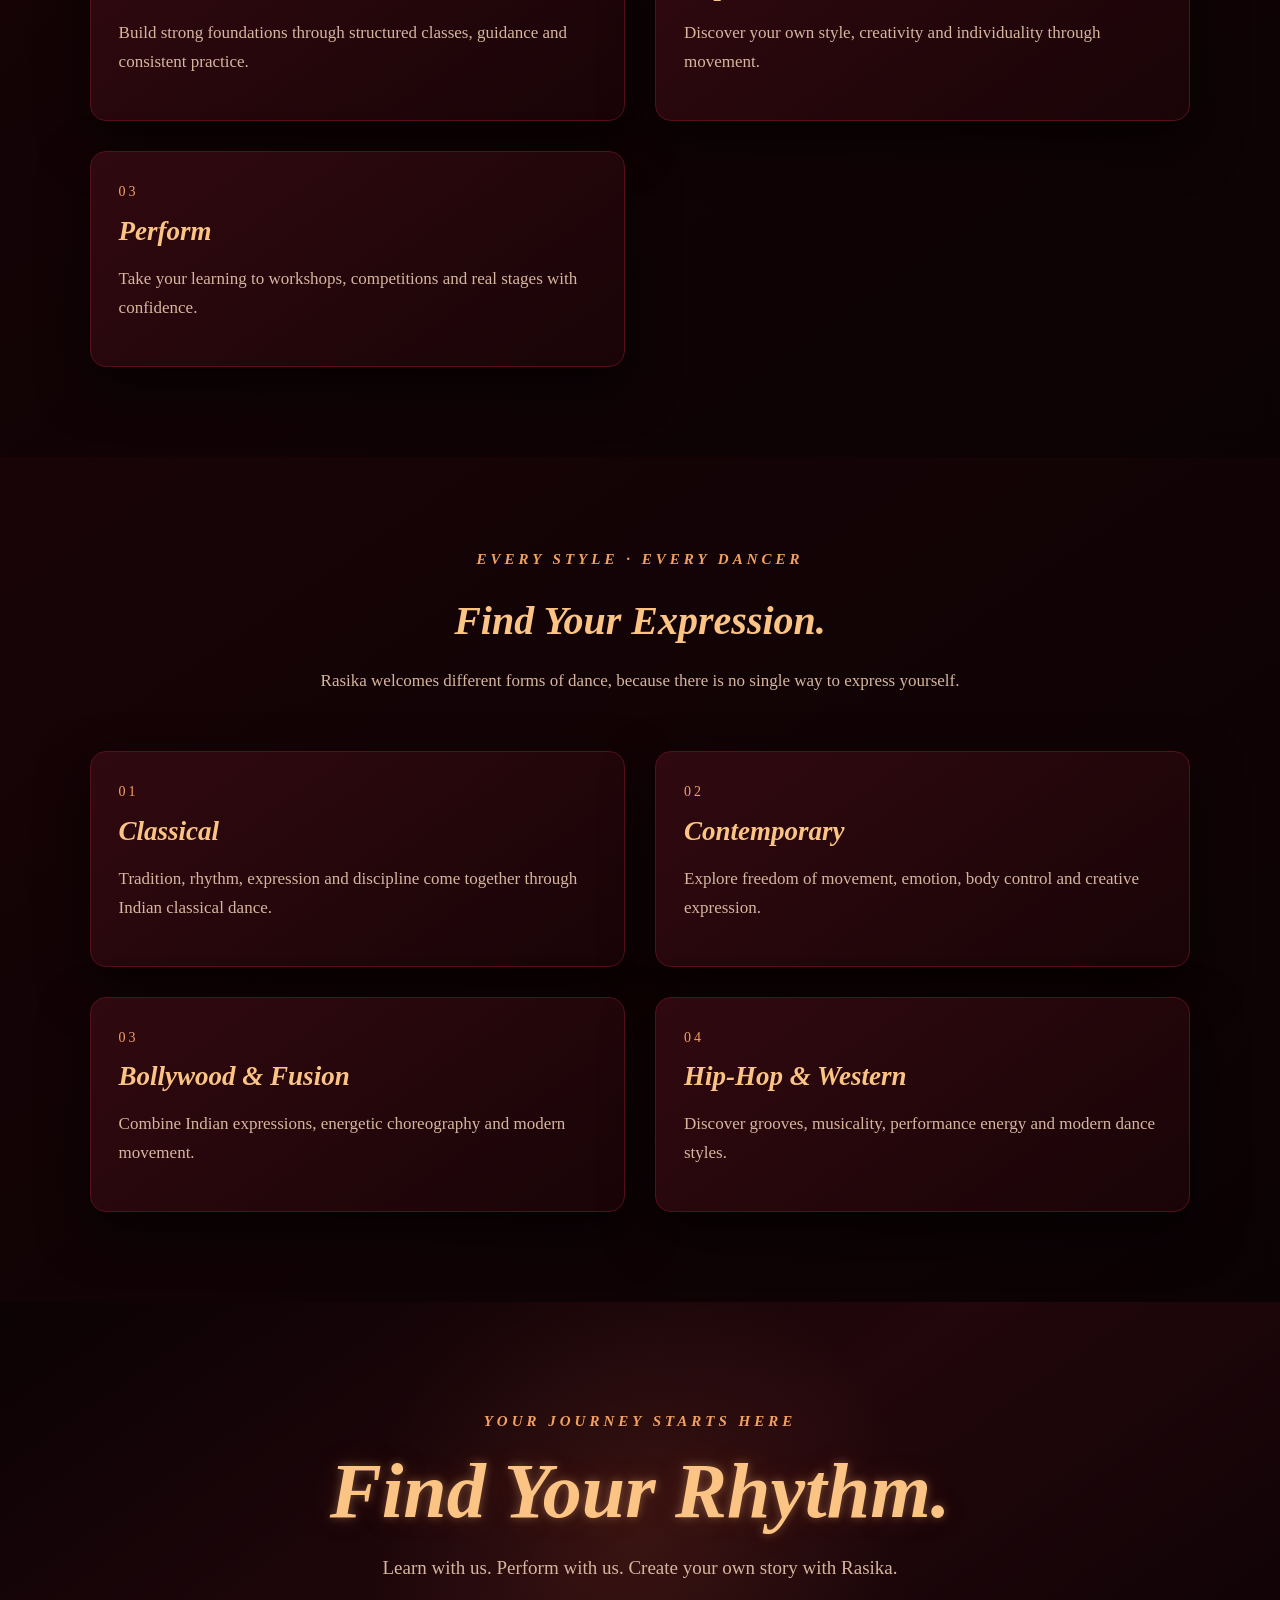
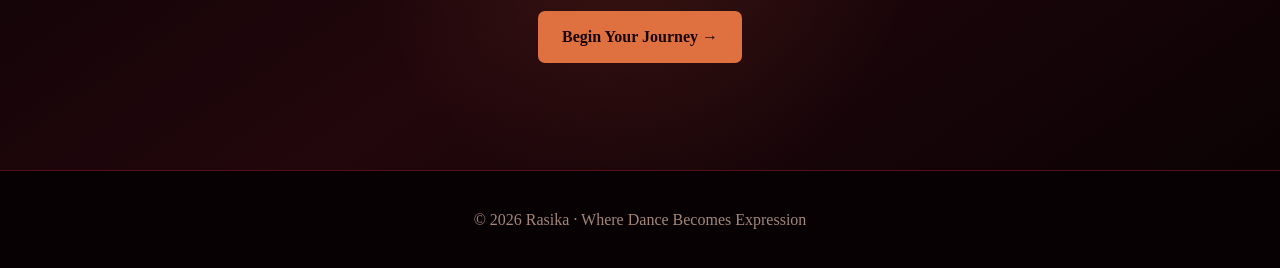
<file: pages/story.html>
<!DOCTYPE html>
<html lang="en">

<head>
    <meta charset="UTF-8">
    <meta name="viewport" content="width=device-width, initial-scale=1.0">

    <title>Our Story | Rasika</title>

    <link rel="stylesheet" href="../rasika.css">
</head>

<body>

<!-- =========================
     NAVBAR
========================= -->

<header class="navbar">

    <a href="../index.html" class="logo">
        RASIKA
    </a>

    <nav>
        <a href="../index.html">Home</a>
        <a href="story.html">Our Story</a>
        <a href="learn.html">Learn</a>
        <a href="workshops.html">Workshops</a>
        <a href="stage.html">Stage</a>
        <a href="contests.html">Contests</a>
    </nav>

</header>


<!-- =========================
     HERO
========================= -->

<section class="page-hero">

    <div class="page-hero-content">

        <div class="eyebrow">
            THE HEART OF RASIKA
        </div>

        <h1>
            Our Story.
        </h1>

        <p>
            A space where movement becomes expression,
            practice becomes confidence and every dancer
            finds their own rhythm.
        </p>

    </div>

</section>


<!-- =========================
     STORY
========================= -->

<section class="page-section">

    <div class="story-layout">

        <div class="story-image">

            <img
                src="../media/photos/story.png"
                alt="Rasika dance story"
            >

        </div>


        <div class="story-content">

            <div class="eyebrow">
                WHERE IT BEGINS
            </div>

            <h2>
                Dance Is More Than Movement.
            </h2>

            <p>
                Rasika was created with a simple belief:
                every person has a story that can be expressed
                through movement.
            </p>

            <p>
                Whether it is the discipline of classical dance,
                the freedom of contemporary movement, the energy
                of hip-hop or the joy of Bollywood, Rasika gives
                dancers a place to learn, explore and express
                themselves.
            </p>

            <p>
                We believe that dance is not only about learning
                steps. It is about discovering confidence,
                creativity, discipline and the courage to step
                onto the stage.
            </p>

        </div>

    </div>

</section>


<!-- =========================
     OUR PHILOSOPHY
========================= -->

<section class="page-section">

    <div class="section-heading">

        <div class="eyebrow">
            OUR PHILOSOPHY
        </div>

        <h2>
            Learn. Express. Perform.
        </h2>

        <p>
            Everything at Rasika is built around the journey
            of becoming a better dancer and a more confident
            individual.
        </p>

    </div>


    <div class="cards">

        <div class="card">

            <div class="card-number">
                01
            </div>

            <h3>
                Learn
            </h3>

            <p>
                Build strong foundations through structured
                classes, guidance and consistent practice.
            </p>

        </div>


        <div class="card">

            <div class="card-number">
                02
            </div>

            <h3>
                Express
            </h3>

            <p>
                Discover your own style, creativity and
                individuality through movement.
            </p>

        </div>


        <div class="card">

            <div class="card-number">
                03
            </div>

            <h3>
                Perform
            </h3>

            <p>
                Take your learning to workshops, competitions
                and real stages with confidence.
            </p>

        </div>

    </div>

</section>


<!-- =========================
     DANCE FOR EVERYONE
========================= -->

<section class="page-section">

    <div class="section-heading">

        <div class="eyebrow">
            EVERY STYLE · EVERY DANCER
        </div>

        <h2>
            Find Your Expression.
        </h2>

        <p>
            Rasika welcomes different forms of dance,
            because there is no single way to express yourself.
        </p>

    </div>


    <div class="cards">

        <div class="card">

            <div class="card-number">
                01
            </div>

            <h3>
                Classical
            </h3>

            <p>
                Tradition, rhythm, expression and discipline
                come together through Indian classical dance.
            </p>

        </div>


        <div class="card">

            <div class="card-number">
                02
            </div>

            <h3>
                Contemporary
            </h3>

            <p>
                Explore freedom of movement, emotion,
                body control and creative expression.
            </p>

        </div>


        <div class="card">

            <div class="card-number">
                03
            </div>

            <h3>
                Bollywood & Fusion
            </h3>

            <p>
                Combine Indian expressions, energetic
                choreography and modern movement.
            </p>

        </div>


        <div class="card">

            <div class="card-number">
                04
            </div>

            <h3>
                Hip-Hop & Western
            </h3>

            <p>
                Discover grooves, musicality, performance
                energy and modern dance styles.
            </p>

        </div>

    </div>

</section>


<!-- =========================
     CLOSING
========================= -->

<section class="page-hero">

    <div class="page-hero-content">

        <div class="eyebrow">
            YOUR JOURNEY STARTS HERE
        </div>

        <h1>
            Find Your Rhythm.
        </h1>

        <p>
            Learn with us. Perform with us.
            Create your own story with Rasika.
        </p>

        <br>

        <a href="../join.html" class="btn">
            Begin Your Journey →
        </a>

    </div>

</section>


<!-- =========================
     FOOTER
========================= -->

<footer>

    <p>
        © 2026 Rasika · Where Dance Becomes Expression
    </p>

</footer>


<script src="../rasika.js"></script>

</body>

</html>
</file>
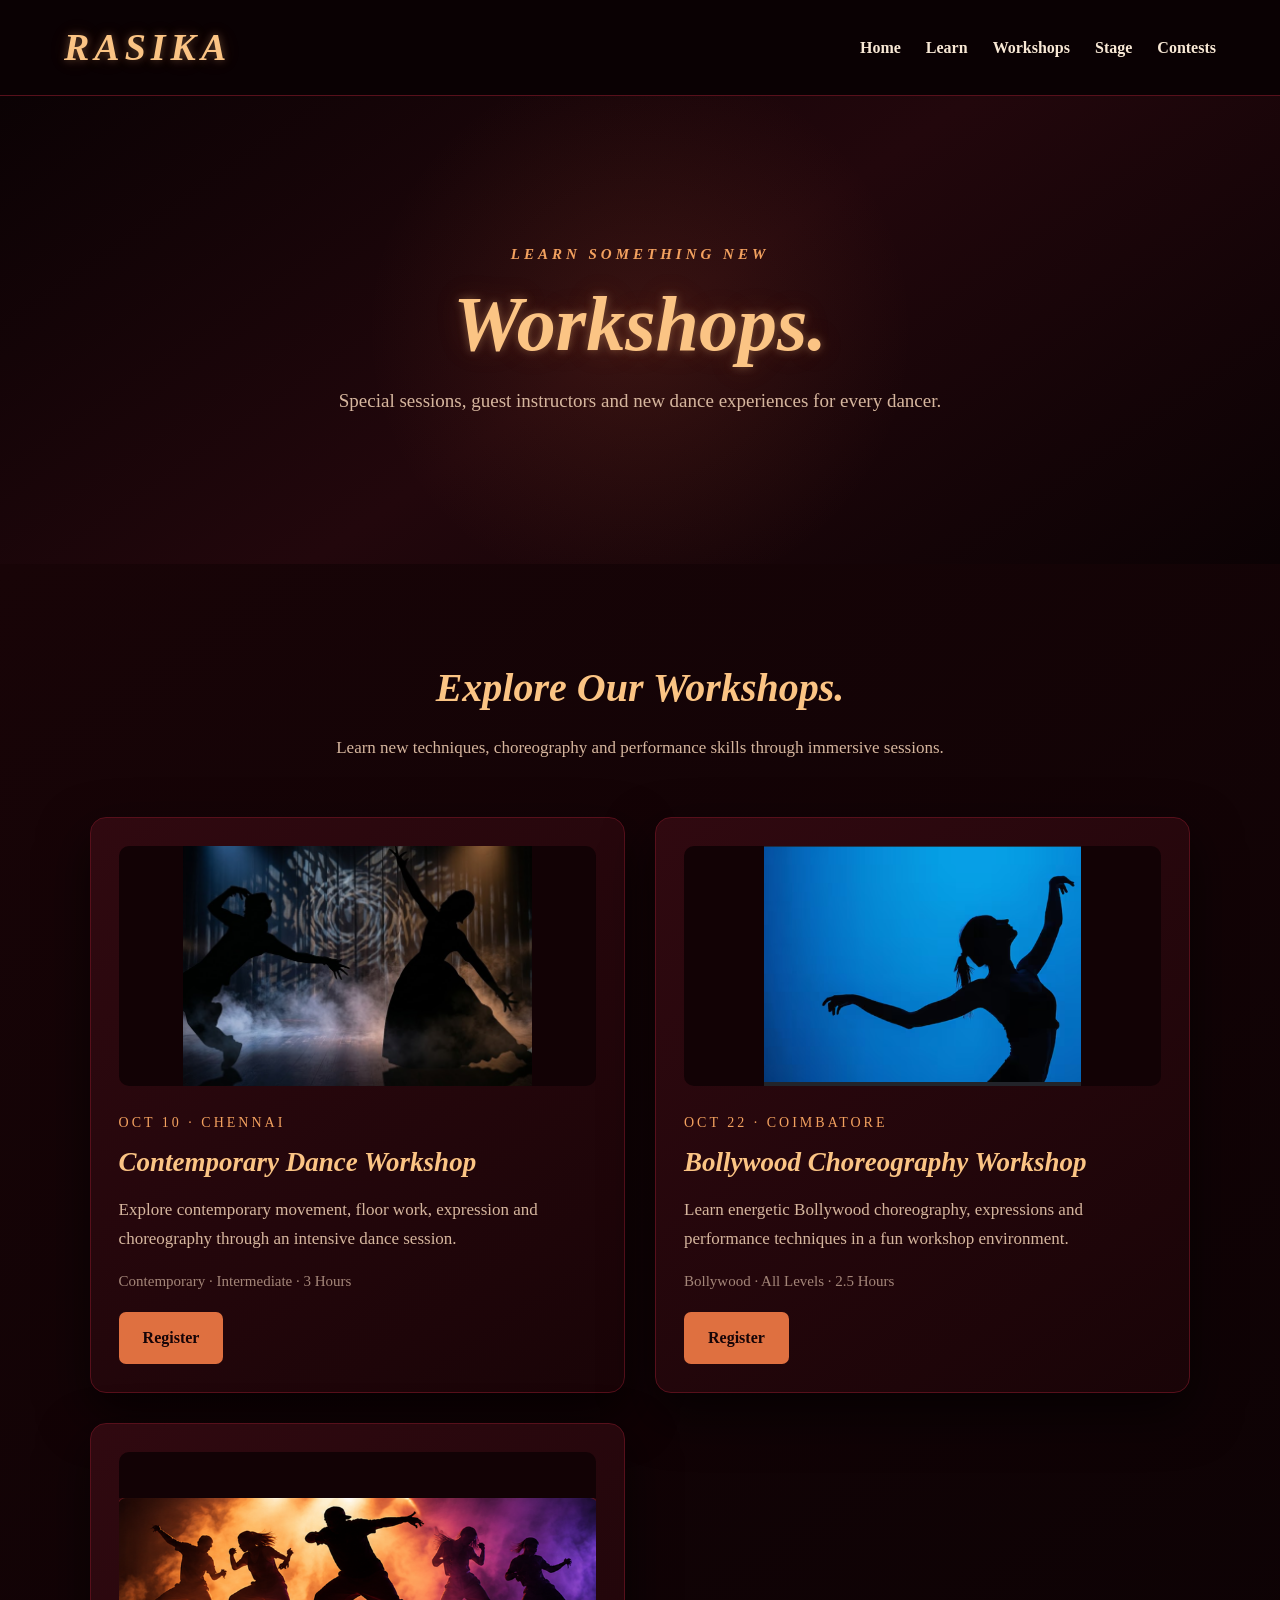
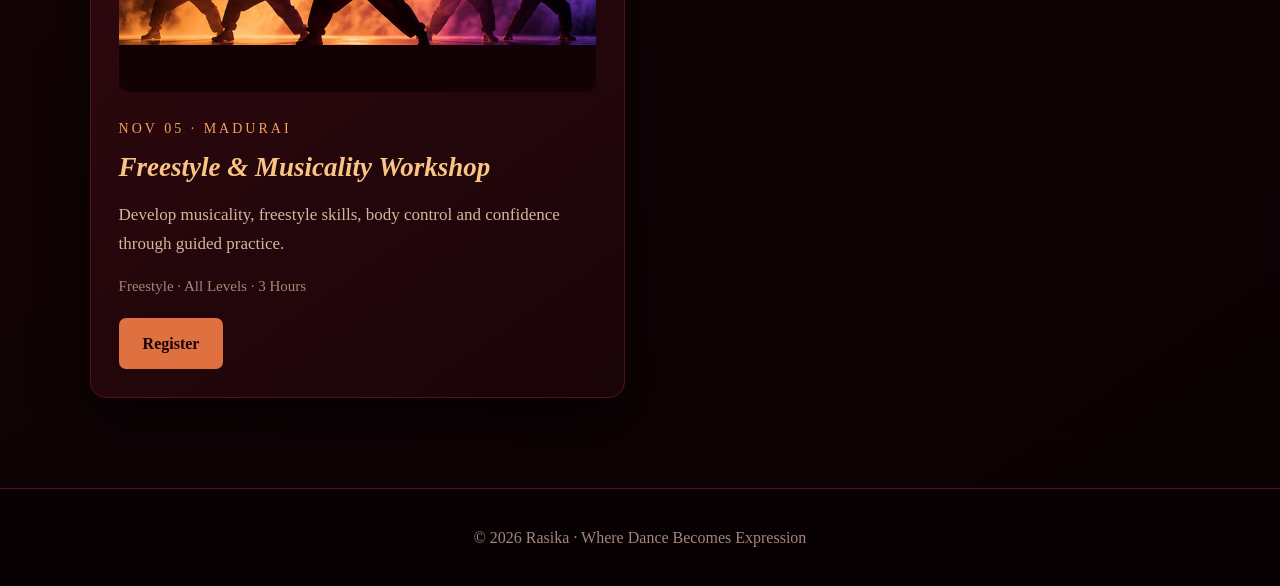
<file: pages/workshops.html>
<!DOCTYPE html>
<html lang="en">

<head>
    <meta charset="UTF-8">
    <meta name="viewport" content="width=device-width, initial-scale=1.0">

    <title>Workshops | Rasika</title>

    <link rel="stylesheet" href="../rasika.css">
</head>

<body>

<header class="navbar">

    <a href="../index.html" class="logo">
        RASIKA
    </a>

    <nav>
        <a href="../index.html">Home</a>
        <a href="learn.html">Learn</a>
        <a href="workshops.html">Workshops</a>
        <a href="stage.html">Stage</a>
        <a href="contests.html">Contests</a>
    </nav>

</header>


<section class="page-hero">

    <div class="page-hero-content">

        <div class="eyebrow">
            LEARN SOMETHING NEW
        </div>

        <h1>Workshops.</h1>

        <p>
            Special sessions, guest instructors and
            new dance experiences for every dancer.
        </p>

    </div>

</section>


<section class="page-section">

    <div class="section-heading">

        <h2>Explore Our Workshops.</h2>

        <p>
            Learn new techniques, choreography and
            performance skills through immersive sessions.
        </p>

    </div>


    <div class="cards">

        <!-- WORKSHOP 1 -->

        <div class="card">

            <div class="card-image">

                <img
                    src="../media/photos/workshop-1.png"
                    alt="Dance workshop">

            </div>

            <div class="card-number">
                OCT 10 · CHENNAI
            </div>

            <h3>
                Contemporary Dance Workshop
            </h3>

            <p>
                Explore contemporary movement, floor work,
                expression and choreography through an
                intensive dance session.
            </p>

            <div class="card-info">
                Contemporary · Intermediate · 3 Hours
            </div>

            <a href="../join.html" class="btn">
                Register
            </a>

        </div>


        <!-- WORKSHOP 2 -->

        <div class="card">

            <div class="card-image">

                <img
                    src="../media/photos/workshop-2.png"
                    alt="Dance workshop">

            </div>

            <div class="card-number">
                OCT 22 · COIMBATORE
            </div>

            <h3>
                Bollywood Choreography Workshop
            </h3>

            <p>
                Learn energetic Bollywood choreography,
                expressions and performance techniques
                in a fun workshop environment.
            </p>

            <div class="card-info">
                Bollywood · All Levels · 2.5 Hours
            </div>

            <a href="../join.html" class="btn">
                Register
            </a>

        </div>


        <!-- WORKSHOP 3 -->

        <div class="card">

            <div class="card-image">

                <img
                    src="../media/photos/workshop-3.png"
                    alt="Freestyle and musicality dance workshop">

            </div>

            <div class="card-number">
                NOV 05 · MADURAI
            </div>

            <h3>
                Freestyle & Musicality Workshop
            </h3>

            <p>
                Develop musicality, freestyle skills,
                body control and confidence through guided practice.
            </p>

            <div class="card-info">
                Freestyle · All Levels · 3 Hours
            </div>

            <a href="../join.html" class="btn">
                Register
            </a>

        </div>


    </div>

</section>


<footer>

    <p>
        © 2026 Rasika · Where Dance Becomes Expression
    </p>

</footer>


<script src="../rasika.js"></script>

</body>

</html>
</file>
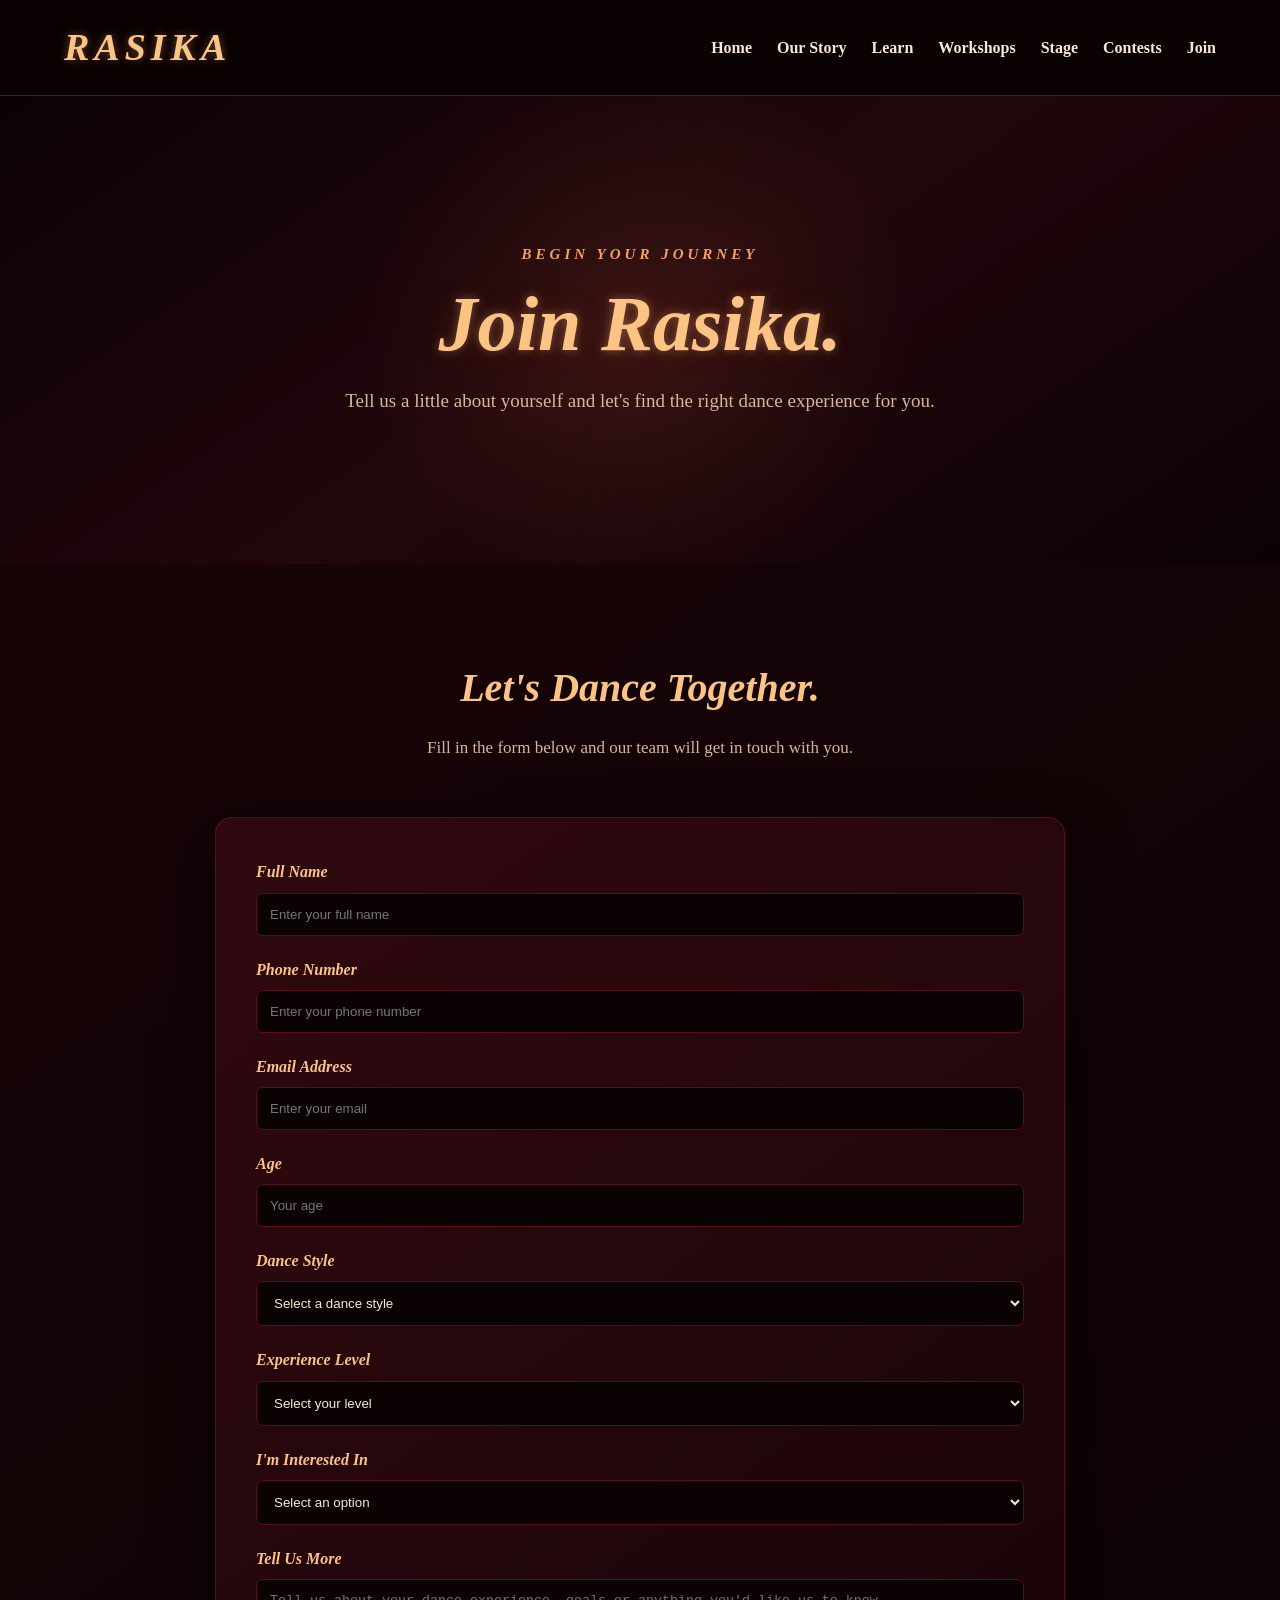
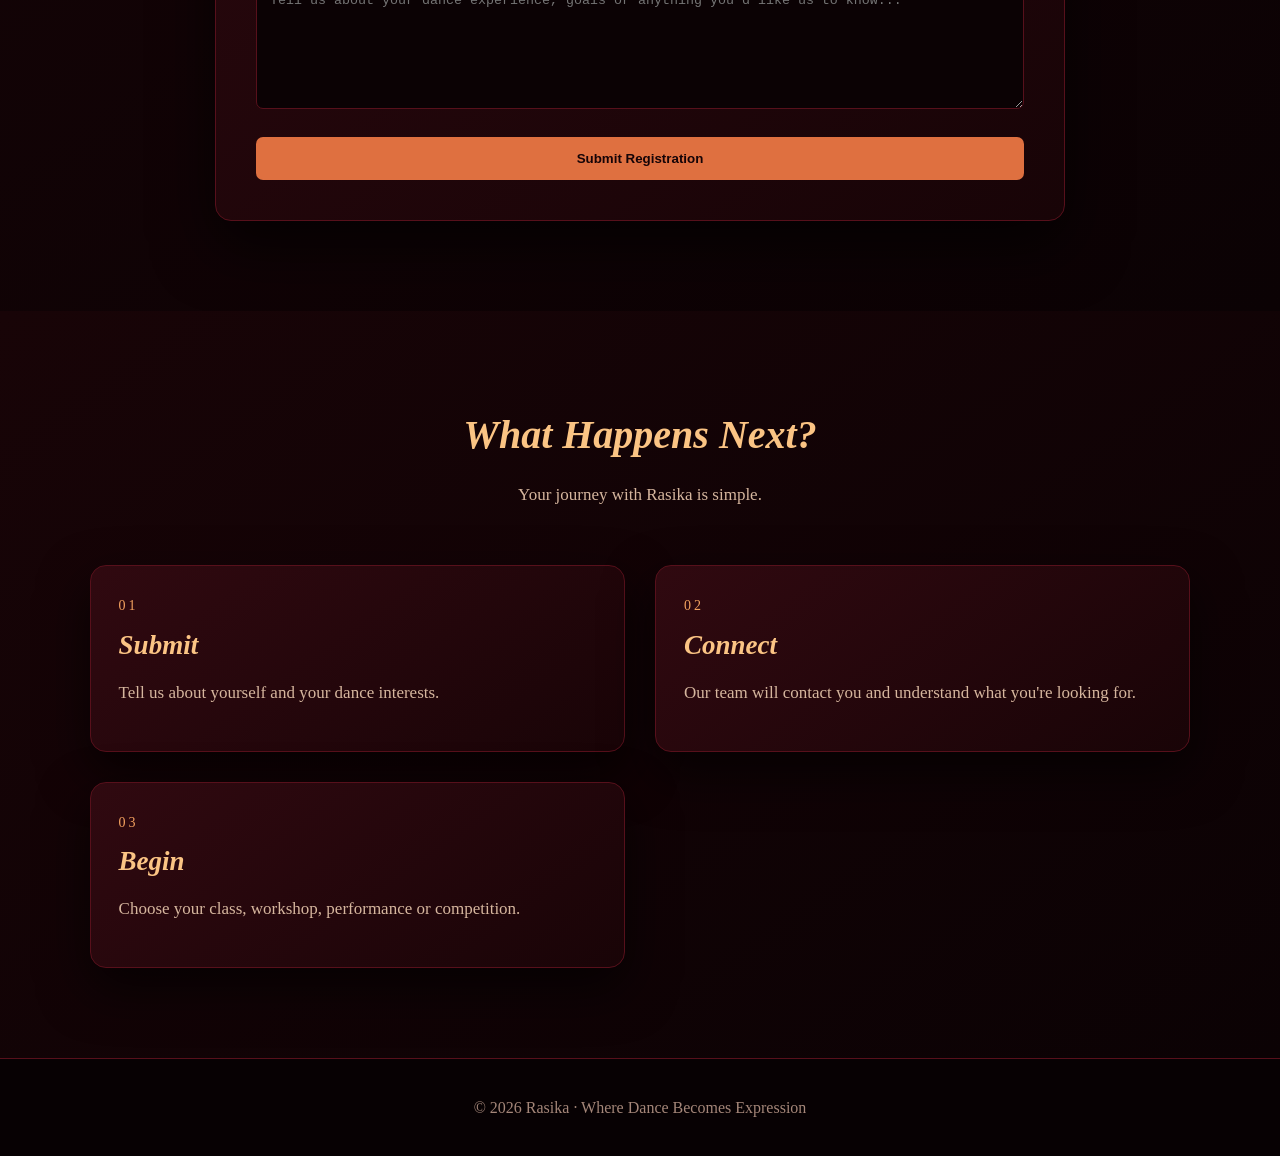
<file: media/photos/pages/join.html>
<!DOCTYPE html>
<html lang="en">

<head>

    <meta charset="UTF-8">

    <meta name="viewport"
          content="width=device-width, initial-scale=1.0">

    <title>Join Rasika</title>

    <link rel="stylesheet" href="rasika.css">

</head>

<body>


<header class="navbar">

    <a href="index.html" class="logo">
        RASIKA
    </a>

    <nav>

        <a href="index.html">Home</a>

        <a href="pages/story.html">Our Story</a>

        <a href="pages/learn.html">Learn</a>

        <a href="pages/workshops.html">Workshops</a>

        <a href="pages/stage.html">Stage</a>

        <a href="pages/contests.html">Contests</a>

        <a href="join.html">Join</a>

    </nav>

</header>


<section class="page-hero">

    <div class="page-hero-content">

        <div class="eyebrow">
            BEGIN YOUR JOURNEY
        </div>

        <h1>
            Join Rasika.
        </h1>

        <p>
            Tell us a little about yourself and
            let's find the right dance experience for you.
        </p>

    </div>

</section>


<section class="page-section">

    <div class="section-heading">

        <h2>
            Let's Dance Together.
        </h2>

        <p>
            Fill in the form below and our team
            will get in touch with you.
        </p>

    </div>


    <div class="form-container">

        <form id="registrationForm">


            <div class="form-group">

                <label for="name">
                    Full Name
                </label>

                <input
                    type="text"
                    id="name"
                    placeholder="Enter your full name"
                    required
                >

            </div>


            <div class="form-group">

                <label for="phone">
                    Phone Number
                </label>

                <input
                    type="tel"
                    id="phone"
                    placeholder="Enter your phone number"
                    required
                >

            </div>


            <div class="form-group">

                <label for="email">
                    Email Address
                </label>

                <input
                    type="email"
                    id="email"
                    placeholder="Enter your email"
                    required
                >

            </div>


            <div class="form-group">

                <label for="age">
                    Age
                </label>

                <input
                    type="number"
                    id="age"
                    min="5"
                    max="80"
                    placeholder="Your age"
                    required
                >

            </div>


            <div class="form-group">

                <label for="danceStyle">
                    Dance Style
                </label>

                <select id="danceStyle" required>

                    <option value="">
                        Select a dance style
                    </option>

                    <option value="Classical">
                        Classical
                    </option>

                    <option value="Contemporary">
                        Contemporary
                    </option>

                    <option value="Bollywood">
                        Bollywood
                    </option>

                    <option value="Hip-Hop">
                        Hip-Hop
                    </option>

                    <option value="Western">
                        Western
                    </option>

                    <option value="Folk">
                        Folk
                    </option>

                    <option value="Fusion">
                        Fusion
                    </option>

                    <option value="Other">
                        Other
                    </option>

                </select>

            </div>


            <div class="form-group">

                <label for="level">
                    Experience Level
                </label>

                <select id="level" required>

                    <option value="">
                        Select your level
                    </option>

                    <option value="Beginner">
                        Beginner
                    </option>

                    <option value="Intermediate">
                        Intermediate
                    </option>

                    <option value="Advanced">
                        Advanced
                    </option>

                </select>

            </div>


            <div class="form-group">

                <label for="interest">
                    I'm Interested In
                </label>

                <select id="interest" required>

                    <option value="">
                        Select an option
                    </option>

                    <option value="Dance Classes">
                        Dance Classes
                    </option>

                    <option value="Workshops">
                        Workshops
                    </option>

                    <option value="Stage">
                        Stage Performances
                    </option>

                    <option value="Competitions">
                        Competitions
                    </option>

                </select>

            </div>


            <div class="form-group">

                <label for="message">
                    Tell Us More
                </label>

                <textarea
                    id="message"
                    placeholder="Tell us about your dance experience, goals or anything you'd like us to know..."
                ></textarea>

            </div>


            <button
                type="submit"
                class="submit-button"
            >
                Submit Registration
            </button>

        </form>


        <div
            id="formMessage"
            class="form-message"
        >

            <h3>
                Registration Received! 🎉
            </h3>

            <p>
                Thank you for choosing Rasika.
                Our team will contact you soon.
            </p>

        </div>

    </div>

</section>


<section class="page-section">

    <div class="section-heading">

        <h2>
            What Happens Next?
        </h2>

        <p>
            Your journey with Rasika is simple.
        </p>

    </div>


    <div class="cards">

        <div class="card">

            <div class="card-number">
                01
            </div>

            <h3>
                Submit
            </h3>

            <p>
                Tell us about yourself and
                your dance interests.
            </p>

        </div>


        <div class="card">

            <div class="card-number">
                02
            </div>

            <h3>
                Connect
            </h3>

            <p>
                Our team will contact you and
                understand what you're looking for.
            </p>

        </div>


        <div class="card">

            <div class="card-number">
                03
            </div>

            <h3>
                Begin
            </h3>

            <p>
                Choose your class, workshop,
                performance or competition.
            </p>

        </div>

    </div>

</section>


<footer>

    <p>
        © 2026 Rasika · Where Dance Becomes Expression
    </p>

</footer>


<script src="rasika.js"></script>

</body>

</html>
</file>
<file: rasika.css>
/* =========================================================
   RASIKA
   PREMIUM DANCE WEBSITE
========================================================= */

:root {
    --bg: #0b0204;
    --bg2: #160407;
    --card: #25070c;
    --card2: #300910;

    --maroon: #57101b;
    --wine: #731827;
    --red: #962b2c;

    --candle: #df7040;
    --gold: #f3a15f;
    --cream: #f8e8d5;
    --beige: #d6b69e;
    --muted: #a48679;

    --shadow: rgba(0, 0, 0, 0.65);
}

/* =========================
   RESET
========================= */

* {
    margin: 0;
    padding: 0;
    box-sizing: border-box;
}

html {
    scroll-behavior: smooth;
}

body {
    background: var(--bg);
    color: var(--cream);
    font-family: Georgia, "Times New Roman", serif;
    line-height: 1.7;
}

img {
    display: block;
    max-width: 100%;
}

a {
    text-decoration: none;
}


/* =========================
   NAVBAR
========================= */

.navbar {
    width: 100%;
    min-height: 78px;
    padding: 15px 5%;

    display: flex;
    align-items: center;
    justify-content: space-between;

    background: rgba(11, 2, 4, 0.98);

    border-bottom: 1px solid var(--maroon);

    position: sticky;
    top: 0;
    z-index: 1000;
}

.logo {
    color: #fbc484;

    font-size: 38px;
    font-weight: bold;
    font-style: italic;

    letter-spacing: 5px;

    text-shadow:
        0 0 8px rgba(251, 196, 132, 0.35),
        0 0 20px rgba(217, 106, 58, 0.15);
}

.navbar nav {
    display: flex;
    align-items: center;
    gap: 25px;
}

.navbar nav a {
    color: var(--cream);

    font-size: 16px;
    font-weight: bold;

    position: relative;

    transition: 0.3s;
}

.navbar nav a:hover {
    color: var(--gold);
}

.navbar nav a::after {
    content: "";

    position: absolute;
    left: 0;
    bottom: -8px;

    width: 0;
    height: 2px;

    background: var(--gold);

    transition: 0.3s;
}

.navbar nav a:hover::after {
    width: 100%;
}


/* =========================
   HERO
========================= */

.page-hero {
    min-height: 52vh;

    display: flex;
    align-items: center;
    justify-content: center;

    text-align: center;

    padding: 80px 25px;

    background:
        radial-gradient(
            circle at center,
            rgba(217, 106, 58, 0.13),
            transparent 40%
        ),
        linear-gradient(
            145deg,
            #0b0204,
            #22070c,
            #0b0204
        );
}

.page-hero-content {
    max-width: 900px;
}

.eyebrow {
    color: var(--gold);

    font-size: 15px;
    font-weight: bold;

    letter-spacing: 4px;
    font-style: italic;

    margin-bottom: 15px;
}

.page-hero h1 {
    color: #fbc484;

    font-size: clamp(48px, 7vw, 78px);

    line-height: 1.05;

    font-style: italic;

    text-shadow:
        0 0 10px rgba(251, 196, 132, 0.35),
        0 0 30px rgba(217, 106, 58, 0.18);

    margin-bottom: 20px;
}

.page-hero p {
    color: var(--beige);

    font-size: 19px;

    max-width: 750px;

    margin: auto;
}


/* =========================
   CONTENT SECTIONS
========================= */

.page-section {
    padding: 90px 7%;

    background:
        linear-gradient(
            145deg,
            #180407,
            #0b0204
        );
}

.section-heading {
    text-align: center;

    max-width: 800px;

    margin: 0 auto 55px;
}

.section-heading h2 {
    color: #fbc484;

    font-size: 40px;

    font-style: italic;

    margin-bottom: 12px;
}

.section-heading p {
    color: var(--beige);

    font-size: 17px;
}


/* =========================
   CARDS
========================= */

.cards {
    max-width: 1150px;

    margin: auto;

    display: grid;

    grid-template-columns:
        repeat(2, minmax(0, 1fr));

    gap: 30px;
}

.card {
    background:
        linear-gradient(
            145deg,
            #300910,
            #190407
        );

    border: 1px solid var(--maroon);

    border-radius: 16px;

    padding: 28px;

    box-shadow:
        0 20px 50px var(--shadow);

    transition:
        transform 0.3s,
        border-color 0.3s,
        box-shadow 0.3s;
}

.card:hover {
    transform: translateY(-6px);

    border-color: var(--red);

    box-shadow:
        0 25px 60px rgba(0,0,0,0.8),
        0 0 25px rgba(217,106,58,0.08);
}


/* =========================
   IMAGES
========================= */

.card-image {
    width: 100%;

    height: 240px;

    display: flex;
    align-items: center;
    justify-content: center;

    background: #120205;

    border-radius: 10px;

    margin-bottom: 25px;

    overflow: hidden;
}

.card-image img {
    width: 100%;
    height: 100%;

    object-fit: contain;

    border-radius: 8px;
}

.story-image {
    width: 100%;

    max-height: 480px;

    display: flex;
    justify-content: center;

    background: #120205;

    border-radius: 14px;

    overflow: hidden;
}

.story-image img {
    width: 100%;
    height: 100%;

    max-height: 480px;

    object-fit: contain;
}


/* =========================
   CARD TEXT
========================= */

.card-number {
    color: var(--gold);

    font-size: 14px;

    letter-spacing: 3px;

    margin-bottom: 5px;
}

.card-label {
    color: var(--gold);

    font-size: 13px;

    letter-spacing: 2px;

    margin-bottom: 8px;

    font-weight: bold;
}

.card h3 {
    color: #fbc484;

    font-size: 27px;

    font-style: italic;

    margin-bottom: 10px;
}

.card p {
    color: var(--beige);

    font-size: 17px;

    margin-bottom: 15px;
}

.card-info {
    color: var(--muted);

    font-size: 15px;

    margin-bottom: 18px;
}


/* =========================
   BUTTON
========================= */

.btn {
    display: inline-block;

    padding: 12px 24px;

    border-radius: 7px;

    background: var(--candle);

    color: #160407;

    font-weight: bold;

    transition: 0.3s;
}

.btn:hover {
    background: var(--gold);

    transform: translateY(-2px);

    box-shadow:
        0 8px 25px rgba(243,161,95,0.2);
}


/* =========================
   STORY
========================= */

.story-layout {
    max-width: 1150px;

    margin: auto;

    display: grid;

    grid-template-columns:
        minmax(280px, 0.9fr)
        minmax(300px, 1.1fr);

    gap: 50px;

    align-items: center;
}

.story-content h2 {
    color: #fbc484;

    font-size: 40px;

    font-style: italic;

    margin-bottom: 20px;
}

.story-content p {
    color: var(--beige);

    font-size: 17px;

    margin-bottom: 18px;
}

.story-section {
    padding: 90px 7%;

    text-align: center;

    background:
        radial-gradient(
            circle at center,
            rgba(217,106,58,0.12),
            transparent 45%
        ),
        #0b0204;
}

.section-title {
    max-width: 800px;

    margin: auto;
}

.section-title h2 {
    color: #fbc484;

    font-size: 40px;

    font-style: italic;

    margin-bottom: 12px;
}

.section-title p {
    color: var(--beige);

    font-size: 17px;
}


/* =========================
   JOIN FORM
========================= */

.form-container {
    max-width: 850px;

    margin: auto;

    background:
        linear-gradient(
            145deg,
            #300910,
            #180407
        );

    border: 1px solid var(--maroon);

    border-radius: 16px;

    padding: 40px;

    box-shadow:
        0 25px 60px rgba(0,0,0,0.7);
}

.form-group {
    margin-bottom: 20px;
}

.form-group label {
    display: block;

    color: #fbc484;

    font-style: italic;

    font-weight: bold;

    margin-bottom: 7px;
}

.form-group input,
.form-group select,
.form-group textarea {
    width: 100%;

    padding: 13px;

    border-radius: 7px;

    border: 1px solid var(--maroon);

    background: var(--bg);

    color: var(--cream);

    outline: none;
}

.form-group input:focus,
.form-group select:focus,
.form-group textarea:focus {
    border-color: var(--gold);

    box-shadow:
        0 0 15px rgba(217,106,58,0.12);
}

.form-group textarea {
    min-height: 130px;

    resize: vertical;
}

.submit-button {
    width: 100%;

    padding: 14px;

    border: none;

    border-radius: 7px;

    background: var(--candle);

    color: #160407;

    font-weight: bold;

    cursor: pointer;
}

.form-message {
    display: none;

    margin-top: 20px;

    padding: 20px;

    text-align: center;

    background: var(--card2);

    border: 1px solid var(--gold);

    border-radius: 10px;
}

.form-message h3 {
    color: #fbc484;

    margin-bottom: 8px;
}


/* =========================
   ADMIN
========================= */

.admin-section {
    padding: 70px 5%;

    background: #0b0204;
}

.admin-container {
    max-width: 1250px;

    margin: auto;
}

.admin-stats {
    display: grid;

    grid-template-columns:
        repeat(4, 1fr);

    gap: 20px;

    margin-bottom: 50px;
}

.stat-card {
    background: #25070c;

    border: 1px solid #57101b;

    border-radius: 12px;

    padding: 25px;
}

.stat-card span {
    display: block;

    color: #d6b69e;

    font-size: 14px;

    letter-spacing: 2px;

    margin-bottom: 8px;
}

.stat-card strong {
    color: #fbc484;

    font-size: 38px;

    font-style: italic;
}

.admin-heading {
    margin-bottom: 25px;
}

.admin-heading h2 {
    color: #fbc484;

    font-size: 36px;

    font-style: italic;

    margin-bottom: 8px;
}

.admin-heading p {
    color: #a48679;
}

.admin-tools {
    display: flex;

    justify-content: space-between;

    gap: 15px;

    margin-bottom: 20px;
}

.admin-search {
    width: 100%;

    max-width: 400px;

    padding: 13px 15px;

    background: #160407;

    color: #f8e8d5;

    border: 1px solid #57101b;

    border-radius: 7px;

    outline: none;
}

.admin-search:focus {
    border-color: #f3a15f;
}

.table-container {
    width: 100%;

    overflow-x: auto;

    background: #180407;

    border: 1px solid #57101b;

    border-radius: 12px;
}

.registration-table {
    width: 100%;

    border-collapse: collapse;

    min-width: 1000px;
}

.registration-table th {
    padding: 16px;

    text-align: left;

    background: #300910;

    color: #fbc484;

    font-size: 14px;

    letter-spacing: 1px;

    border-bottom: 1px solid #57101b;
}

.registration-table td {
    padding: 16px;

    color: #d6b69e;

    border-bottom: 1px solid #300910;

    font-size: 15px;
}

.registration-table tbody tr:hover {
    background: #25070c;
}

.registration-table tbody tr:last-child td {
    border-bottom: none;
}

.empty-message {
    text-align: center;

    padding: 45px 20px;

    color: #a48679;
}

.delete-btn {
    padding: 7px 13px;

    border: 1px solid #731827;

    border-radius: 5px;

    background: transparent;

    color: #df7040;

    cursor: pointer;

    font-weight: bold;
}

.delete-btn:hover {
    background: #731827;

    color: #f8e8d5;
}


/* =========================
   FOOTER
========================= */

footer {
    padding: 35px 6%;

    text-align: center;

    background: #070103;

    border-top: 1px solid var(--maroon);
}

footer p {
    color: var(--muted);
}


/* =========================
   RESPONSIVE
========================= */

@media (max-width: 900px) {

    .navbar {
        flex-direction: column;

        gap: 15px;
    }

    .navbar nav {
        flex-wrap: wrap;

        justify-content: center;

        gap: 18px;
    }

    .cards {
        grid-template-columns: 1fr;
    }

    .story-layout {
        grid-template-columns: 1fr;
    }

    .admin-stats {
        grid-template-columns:
            repeat(2, 1fr);
    }
}

@media (max-width: 600px) {

    .logo {
        font-size: 31px;
    }

    .navbar nav {
        gap: 13px;
    }

    .navbar nav a {
        font-size: 14px;
    }

    .page-hero {
        min-height: 45vh;
    }

    .page-hero h1 {
        font-size: 43px;
    }

    .page-hero p {
        font-size: 16px;
    }

    .card-image {
        height: 200px;
    }

    .form-container {
        padding: 25px 20px;
    }

    .admin-section {
        padding: 50px 4%;
    }

    .admin-stats {
        grid-template-columns: 1fr;
    }

    .admin-heading h2 {
        font-size: 30px;
    }

    .admin-tools {
        flex-direction: column;
    }

    .admin-search {
        max-width: none;
    }
}
</file>
<file: media/photos/pages/rasika.css>
/* =========================================================
   RASIKA
   PREMIUM DANCE WEBSITE
========================================================= */

:root {
    --bg: #0b0204;
    --bg2: #160407;
    --card: #25070c;
    --card2: #300910;

    --maroon: #57101b;
    --wine: #731827;
    --red: #962b2c;

    --candle: #df7040;
    --gold: #f3a15f;
    --cream: #f8e8d5;
    --beige: #d6b69e;
    --muted: #a48679;

    --shadow: rgba(0, 0, 0, 0.65);
}

/* =========================
   RESET
========================= */

* {
    margin: 0;
    padding: 0;
    box-sizing: border-box;
}

html {
    scroll-behavior: smooth;
}

body {
    background: var(--bg);
    color: var(--cream);
    font-family: Georgia, "Times New Roman", serif;
    line-height: 1.7;
}

img {
    display: block;
    max-width: 100%;
}

a {
    text-decoration: none;
}


/* =========================
   NAVBAR
========================= */

.navbar {
    width: 100%;
    min-height: 78px;
    padding: 15px 5%;

    display: flex;
    align-items: center;
    justify-content: space-between;

    background: rgba(11, 2, 4, 0.98);

    border-bottom: 1px solid var(--maroon);

    position: sticky;
    top: 0;
    z-index: 1000;
}

.logo {
    color: #fbc484;

    font-size: 38px;
    font-weight: bold;
    font-style: italic;

    letter-spacing: 5px;

    text-shadow:
        0 0 8px rgba(251, 196, 132, 0.35),
        0 0 20px rgba(217, 106, 58, 0.15);
}

.navbar nav {
    display: flex;
    align-items: center;
    gap: 25px;
}

.navbar nav a {
    color: var(--cream);

    font-size: 16px;
    font-weight: bold;

    position: relative;

    transition: 0.3s;
}

.navbar nav a:hover {
    color: var(--gold);
}

.navbar nav a::after {
    content: "";

    position: absolute;
    left: 0;
    bottom: -8px;

    width: 0;
    height: 2px;

    background: var(--gold);

    transition: 0.3s;
}

.navbar nav a:hover::after {
    width: 100%;
}


/* =========================
   HERO
========================= */

.page-hero {
    min-height: 52vh;

    display: flex;
    align-items: center;
    justify-content: center;

    text-align: center;

    padding: 80px 25px;

    background:
        radial-gradient(
            circle at center,
            rgba(217, 106, 58, 0.13),
            transparent 40%
        ),
        linear-gradient(
            145deg,
            #0b0204,
            #22070c,
            #0b0204
        );
}

.page-hero-content {
    max-width: 900px;
}

.eyebrow {
    color: var(--gold);

    font-size: 15px;
    font-weight: bold;

    letter-spacing: 4px;
    font-style: italic;

    margin-bottom: 15px;
}

.page-hero h1 {
    color: #fbc484;

    font-size: clamp(48px, 7vw, 78px);

    line-height: 1.05;

    font-style: italic;

    text-shadow:
        0 0 10px rgba(251, 196, 132, 0.35),
        0 0 30px rgba(217, 106, 58, 0.18);

    margin-bottom: 20px;
}

.page-hero p {
    color: var(--beige);

    font-size: 19px;

    max-width: 750px;

    margin: auto;
}


/* =========================
   CONTENT SECTIONS
========================= */

.page-section {
    padding: 90px 7%;

    background:
        linear-gradient(
            145deg,
            #180407,
            #0b0204
        );
}

.section-heading {
    text-align: center;

    max-width: 800px;

    margin: 0 auto 55px;
}

.section-heading h2 {
    color: #fbc484;

    font-size: 40px;

    font-style: italic;

    margin-bottom: 12px;
}

.section-heading p {
    color: var(--beige);

    font-size: 17px;
}


/* =========================
   CARDS
========================= */

.cards {
    max-width: 1150px;

    margin: auto;

    display: grid;

    grid-template-columns:
        repeat(2, minmax(0, 1fr));

    gap: 30px;
}

.card {
    background:
        linear-gradient(
            145deg,
            #300910,
            #190407
        );

    border: 1px solid var(--maroon);

    border-radius: 16px;

    padding: 28px;

    box-shadow:
        0 20px 50px var(--shadow);

    transition:
        transform 0.3s,
        border-color 0.3s,
        box-shadow 0.3s;
}

.card:hover {
    transform: translateY(-6px);

    border-color: var(--red);

    box-shadow:
        0 25px 60px rgba(0,0,0,0.8),
        0 0 25px rgba(217,106,58,0.08);
}


/* =========================
   IMAGES
========================= */

.card-image {
    width: 100%;

    height: 240px;

    display: flex;
    align-items: center;
    justify-content: center;

    background: #120205;

    border-radius: 10px;

    margin-bottom: 25px;

    overflow: hidden;
}

.card-image img {
    width: 100%;
    height: 100%;

    object-fit: contain;

    border-radius: 8px;
}

.story-image {
    width: 100%;

    max-height: 480px;

    display: flex;
    justify-content: center;

    background: #120205;

    border-radius: 14px;

    overflow: hidden;
}

.story-image img {
    width: 100%;
    height: 100%;

    max-height: 480px;

    object-fit: contain;
}


/* =========================
   CARD TEXT
========================= */

.card-number {
    color: var(--gold);

    font-size: 14px;

    letter-spacing: 3px;

    margin-bottom: 5px;
}

.card-label {
    color: var(--gold);

    font-size: 13px;

    letter-spacing: 2px;

    margin-bottom: 8px;

    font-weight: bold;
}

.card h3 {
    color: #fbc484;

    font-size: 27px;

    font-style: italic;

    margin-bottom: 10px;
}

.card p {
    color: var(--beige);

    font-size: 17px;

    margin-bottom: 15px;
}

.card-info {
    color: var(--muted);

    font-size: 15px;

    margin-bottom: 18px;
}


/* =========================
   BUTTON
========================= */

.btn {
    display: inline-block;

    padding: 12px 24px;

    border-radius: 7px;

    background: var(--candle);

    color: #160407;

    font-weight: bold;

    transition: 0.3s;
}

.btn:hover {
    background: var(--gold);

    transform: translateY(-2px);

    box-shadow:
        0 8px 25px rgba(243,161,95,0.2);
}


/* =========================
   STORY
========================= */

.story-layout {
    max-width: 1150px;

    margin: auto;

    display: grid;

    grid-template-columns:
        minmax(280px, 0.9fr)
        minmax(300px, 1.1fr);

    gap: 50px;

    align-items: center;
}

.story-content h2 {
    color: #fbc484;

    font-size: 40px;

    font-style: italic;

    margin-bottom: 20px;
}

.story-content p {
    color: var(--beige);

    font-size: 17px;

    margin-bottom: 18px;
}

.story-section {
    padding: 90px 7%;

    text-align: center;

    background:
        radial-gradient(
            circle at center,
            rgba(217,106,58,0.12),
            transparent 45%
        ),
        #0b0204;
}

.section-title {
    max-width: 800px;

    margin: auto;
}

.section-title h2 {
    color: #fbc484;

    font-size: 40px;

    font-style: italic;

    margin-bottom: 12px;
}

.section-title p {
    color: var(--beige);

    font-size: 17px;
}


/* =========================
   JOIN FORM
========================= */

.form-container {
    max-width: 850px;

    margin: auto;

    background:
        linear-gradient(
            145deg,
            #300910,
            #180407
        );

    border: 1px solid var(--maroon);

    border-radius: 16px;

    padding: 40px;

    box-shadow:
        0 25px 60px rgba(0,0,0,0.7);
}

.form-group {
    margin-bottom: 20px;
}

.form-group label {
    display: block;

    color: #fbc484;

    font-style: italic;

    font-weight: bold;

    margin-bottom: 7px;
}

.form-group input,
.form-group select,
.form-group textarea {
    width: 100%;

    padding: 13px;

    border-radius: 7px;

    border: 1px solid var(--maroon);

    background: var(--bg);

    color: var(--cream);

    outline: none;
}

.form-group input:focus,
.form-group select:focus,
.form-group textarea:focus {
    border-color: var(--gold);

    box-shadow:
        0 0 15px rgba(217,106,58,0.12);
}

.form-group textarea {
    min-height: 130px;

    resize: vertical;
}

.submit-button {
    width: 100%;

    padding: 14px;

    border: none;

    border-radius: 7px;

    background: var(--candle);

    color: #160407;

    font-weight: bold;

    cursor: pointer;
}

.form-message {
    display: none;

    margin-top: 20px;

    padding: 20px;

    text-align: center;

    background: var(--card2);

    border: 1px solid var(--gold);

    border-radius: 10px;
}

.form-message h3 {
    color: #fbc484;

    margin-bottom: 8px;
}


/* =========================
   ADMIN
========================= */

.admin-section {
    padding: 70px 5%;

    background: #0b0204;
}

.admin-container {
    max-width: 1250px;

    margin: auto;
}

.admin-stats {
    display: grid;

    grid-template-columns:
        repeat(4, 1fr);

    gap: 20px;

    margin-bottom: 50px;
}

.stat-card {
    background: #25070c;

    border: 1px solid #57101b;

    border-radius: 12px;

    padding: 25px;
}

.stat-card span {
    display: block;

    color: #d6b69e;

    font-size: 14px;

    letter-spacing: 2px;

    margin-bottom: 8px;
}

.stat-card strong {
    color: #fbc484;

    font-size: 38px;

    font-style: italic;
}

.admin-heading {
    margin-bottom: 25px;
}

.admin-heading h2 {
    color: #fbc484;

    font-size: 36px;

    font-style: italic;

    margin-bottom: 8px;
}

.admin-heading p {
    color: #a48679;
}

.admin-tools {
    display: flex;

    justify-content: space-between;

    gap: 15px;

    margin-bottom: 20px;
}

.admin-search {
    width: 100%;

    max-width: 400px;

    padding: 13px 15px;

    background: #160407;

    color: #f8e8d5;

    border: 1px solid #57101b;

    border-radius: 7px;

    outline: none;
}

.admin-search:focus {
    border-color: #f3a15f;
}

.table-container {
    width: 100%;

    overflow-x: auto;

    background: #180407;

    border: 1px solid #57101b;

    border-radius: 12px;
}

.registration-table {
    width: 100%;

    border-collapse: collapse;

    min-width: 1000px;
}

.registration-table th {
    padding: 16px;

    text-align: left;

    background: #300910;

    color: #fbc484;

    font-size: 14px;

    letter-spacing: 1px;

    border-bottom: 1px solid #57101b;
}

.registration-table td {
    padding: 16px;

    color: #d6b69e;

    border-bottom: 1px solid #300910;

    font-size: 15px;
}

.registration-table tbody tr:hover {
    background: #25070c;
}

.registration-table tbody tr:last-child td {
    border-bottom: none;
}

.empty-message {
    text-align: center;

    padding: 45px 20px;

    color: #a48679;
}

.delete-btn {
    padding: 7px 13px;

    border: 1px solid #731827;

    border-radius: 5px;

    background: transparent;

    color: #df7040;

    cursor: pointer;

    font-weight: bold;
}

.delete-btn:hover {
    background: #731827;

    color: #f8e8d5;
}


/* =========================
   FOOTER
========================= */

footer {
    padding: 35px 6%;

    text-align: center;

    background: #070103;

    border-top: 1px solid var(--maroon);
}

footer p {
    color: var(--muted);
}


/* =========================
   RESPONSIVE
========================= */

@media (max-width: 900px) {

    .navbar {
        flex-direction: column;

        gap: 15px;
    }

    .navbar nav {
        flex-wrap: wrap;

        justify-content: center;

        gap: 18px;
    }

    .cards {
        grid-template-columns: 1fr;
    }

    .story-layout {
        grid-template-columns: 1fr;
    }

    .admin-stats {
        grid-template-columns:
            repeat(2, 1fr);
    }
}

@media (max-width: 600px) {

    .logo {
        font-size: 31px;
    }

    .navbar nav {
        gap: 13px;
    }

    .navbar nav a {
        font-size: 14px;
    }

    .page-hero {
        min-height: 45vh;
    }

    .page-hero h1 {
        font-size: 43px;
    }

    .page-hero p {
        font-size: 16px;
    }

    .card-image {
        height: 200px;
    }

    .form-container {
        padding: 25px 20px;
    }

    .admin-section {
        padding: 50px 4%;
    }

    .admin-stats {
        grid-template-columns: 1fr;
    }

    .admin-heading h2 {
        font-size: 30px;
    }

    .admin-tools {
        flex-direction: column;
    }

    .admin-search {
        max-width: none;
    }
}
</file>
